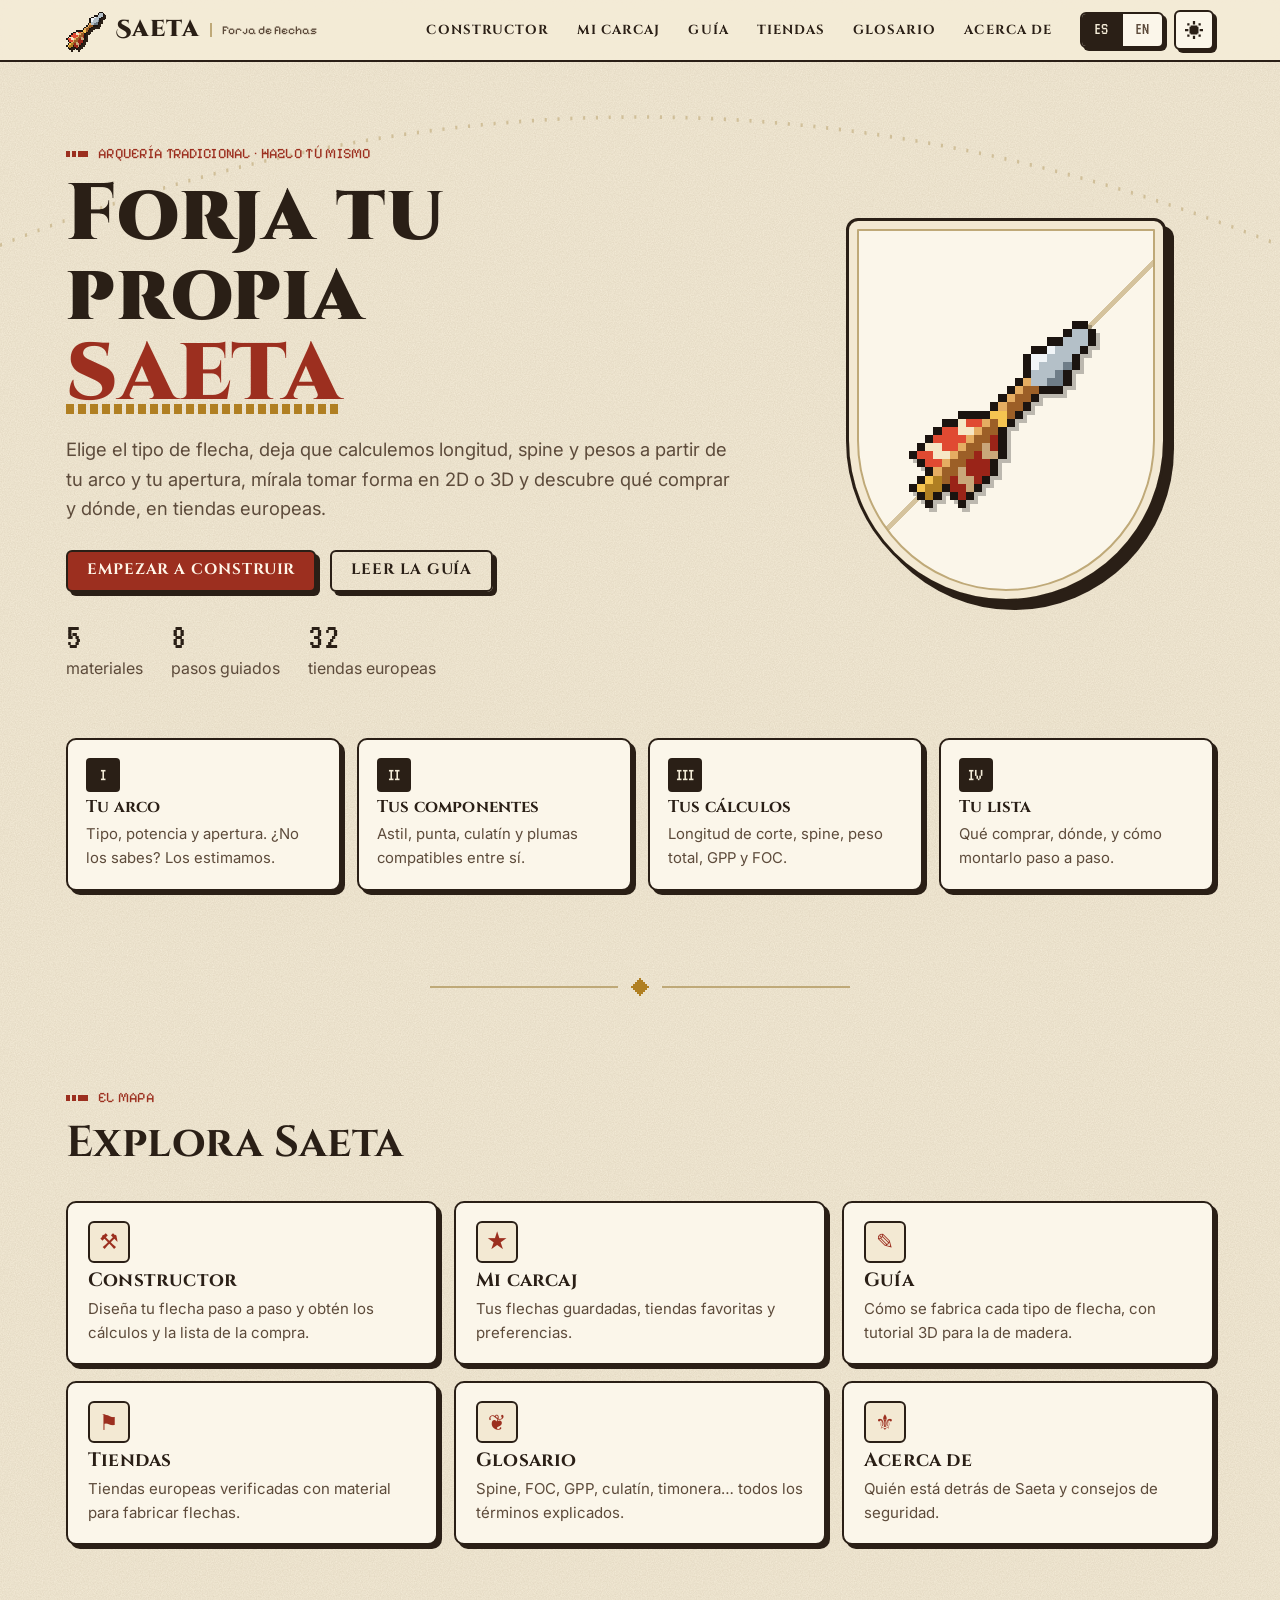
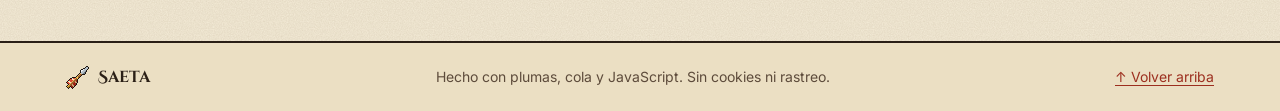
<file: index.html>
<!doctype html>
<!-- Generated by tools/build-pages.js from src/ — do not edit directly. -->
<html lang="es" data-theme="">
<head>
  <meta charset="utf-8">
  <meta name="viewport" content="width=device-width, initial-scale=1, viewport-fit=cover">
  <title>Saeta · Forja de flechas tradicionales</title>
  <meta name="description" content="Saeta: guía interactiva para construir flechas de arquería tradicional. Elige componentes, calcula longitud, spine y pesos, mira tu flecha en 2D/3D y encuentra tiendas europeas.">
  <meta name="theme-color" content="#f4ecd8" media="(prefers-color-scheme: light)">
  <meta name="theme-color" content="#14110e" media="(prefers-color-scheme: dark)">
  <link rel="icon" type="image/svg+xml" href="assets/logo.svg">
  <link rel="icon" type="image/png" href="assets/favicon.png">
  <link rel="apple-touch-icon" href="assets/icon-192.png">
  <meta property="og:title" content="Saeta · Forja de flechas tradicionales">
  <meta property="og:description" content="Construye tus propias flechas de arquería tradicional paso a paso.">
  <meta property="og:image" content="assets/icon-512.png">
  <link rel="preconnect" href="https://fonts.googleapis.com">
  <link rel="preconnect" href="https://fonts.gstatic.com" crossorigin>
  <link href="https://fonts.googleapis.com/css2?family=Cinzel:wght@500;700;900&family=Cinzel+Decorative:wght@700;900&family=Inter:wght@400;500;600;700&family=Pixelify+Sans:wght@400;600&family=VT323&display=swap" rel="stylesheet">
  <link rel="stylesheet" href="css/styles.css">
  <script>
    // Apply saved theme/lang before paint to avoid a flash.
    (function () {
      try {
        var t = localStorage.getItem('saeta.theme');
        if (t === 'dark' || t === 'light') document.documentElement.setAttribute('data-theme', t);
        var l = localStorage.getItem('saeta.lang');
        if (l) document.documentElement.setAttribute('lang', l);
      } catch (e) {}
    })();
  </script>
</head>
<body data-page="home">
  <a class="skip" href="#main" data-i18n="nav.skip">Saltar al contenido</a>

  <header class="topbar" id="top">
    <div class="topbar__inner">
      <a class="brand" href="index.html" aria-label="Saeta">
        <img class="brand__logo pixel" src="assets/logo.svg" alt="" width="40" height="40">
        <span class="brand__name">Saeta</span>
        <span class="brand__tag" data-i18n="brand.tag">Forja de flechas</span>
      </a>
      <nav class="nav" aria-label="Principal">
        <button class="nav__burger" id="navBurger" aria-expanded="false" aria-controls="navLinks">
          <span></span><span></span><span></span><span class="sr" data-i18n="nav.menu">Menú</span>
        </button>
        <ul class="nav__links" id="navLinks">
          <li><a href="constructor.html" data-i18n="nav.builder">Constructor</a></li>
          <li><a href="carcaj.html" data-i18n="nav.quiver">Mi carcaj</a></li>
          <li><a href="guia.html" data-i18n="nav.guide">Guía</a></li>
          <li><a href="tiendas.html" data-i18n="nav.shops">Tiendas</a></li>
          <li><a href="glosario.html" data-i18n="nav.glossary">Glosario</a></li>
          <li><a href="acerca.html" data-i18n="nav.about">Acerca de</a></li>
        </ul>
      </nav>
      <div class="toggles">
        <div class="seg" role="group" aria-label="Idioma / Language">
          <button class="seg__btn" data-lang="es" aria-pressed="true">ES</button>
          <button class="seg__btn" data-lang="en" aria-pressed="false">EN</button>
        </div>
        <button class="iconbtn" id="themeBtn" aria-label="Cambiar tema" data-i18n-aria="nav.theme">
          <svg class="ico ico--sun pixel" viewBox="0 0 16 16" aria-hidden="true"><path d="M7 0h2v3H7zM7 13h2v3H7zM0 7h3v2H0zM13 7h3v2h-3zM2 2h2v2H2zM12 2h2v2h-2zM2 12h2v2H2zM12 12h2v2h-2zM5 4h6v1h1v6h-1v1H5v-1H4V5h1z"/></svg>
          <svg class="ico ico--moon pixel" viewBox="0 0 16 16" aria-hidden="true"><path d="M6 1h4v1H8v1H7v2H6v6h1v1h1v1h2v1h3v1h-1v1H6v-1H4v-1H3v-1H2v-2H1V5h1V3h1V2h3z"/></svg>
        </button>
      </div>
    </div>
  </header>

  <main id="main">
    <script>
      // Old single-page links (#builder, #guide… and shared arrows #a=…) now live on their own pages.
      (function () {
        var h = location.hash, map = { '#builder': 'constructor.html', '#quiver': 'carcaj.html', '#guide': 'guia.html', '#shops': 'tiendas.html', '#glossary': 'glosario.html', '#about': 'acerca.html' };
        if (/^#a=/.test(h)) location.replace('constructor.html' + h);
        else if (map[h]) location.replace(map[h]);
      })();
    </script>
    <!-- ============ HERO ============ -->
    <section class="hero" id="home">
      <div class="hero__sky" aria-hidden="true">
        <svg class="hero__flight" viewBox="0 0 1200 120" preserveAspectRatio="none"><path d="M0 100 Q 600 -40 1200 100" fill="none" stroke="currentColor" stroke-width="2" stroke-dasharray="2 10"/></svg>
      </div>
      <div class="wrap hero__grid">
        <div class="hero__copy">
          <p class="eyebrow pixfont" data-i18n="hero.eyebrow">Arquería tradicional · Hazlo tú mismo</p>
          <h1 class="hero__title">
            <span data-i18n="hero.title1">Forja tu propia</span>
            <em data-i18n="hero.title2">saeta</em>
          </h1>
          <p class="hero__lead" data-i18n="hero.lead">Elige el tipo de flecha, deja que calculemos longitud, spine y pesos a partir de tu arco y tu apertura, mírala tomar forma en 2D o 3D y descubre qué comprar y dónde, en tiendas europeas.</p>
          <div class="hero__cta">
            <a class="btn btn--primary" href="constructor.html" data-i18n="hero.cta">Empezar a construir</a>
            <a class="btn btn--ghost" href="guia.html" data-i18n="hero.cta2">Leer la guía</a>
          </div>
          <ul class="hero__facts">
            <li><strong class="pixfont">5</strong> <span data-i18n="hero.f1">materiales</span></li>
            <li><strong class="pixfont">8</strong> <span data-i18n="hero.f2">pasos guiados</span></li>
            <li><strong class="pixfont" id="shopCount">25+</strong> <span data-i18n="hero.f3">tiendas europeas</span></li>
          </ul>
        </div>
        <div class="hero__art" aria-hidden="true">
          <div class="hero__shield">
            <img class="pixel hero__logo" src="assets/logo.svg" alt="">
          </div>
        </div>
      </div>
      <div class="wrap">
        <ol class="howto">
          <li class="howto__item"><span class="howto__n pixfont">I</span><h3 data-i18n="how.1t">Tu arco</h3><p data-i18n="how.1d">Tipo, potencia y apertura. ¿No los sabes? Los estimamos.</p></li>
          <li class="howto__item"><span class="howto__n pixfont">II</span><h3 data-i18n="how.2t">Tus componentes</h3><p data-i18n="how.2d">Astil, punta, culatín y plumas compatibles entre sí.</p></li>
          <li class="howto__item"><span class="howto__n pixfont">III</span><h3 data-i18n="how.3t">Tus cálculos</h3><p data-i18n="how.3d">Longitud de corte, spine, peso total, GPP y FOC.</p></li>
          <li class="howto__item"><span class="howto__n pixfont">IV</span><h3 data-i18n="how.4t">Tu lista</h3><p data-i18n="how.4d">Qué comprar, dónde, y cómo montarlo paso a paso.</p></li>
        </ol>
      </div>
    </section>

    <!-- ============ EXPLORE ============ -->
    <section class="explore" aria-labelledby="exploreTitle">
      <div class="wrap">
        <header class="section-head">
          <p class="eyebrow pixfont" data-i18n="home.exploreEyebrow">El mapa</p>
          <h2 id="exploreTitle" data-i18n="home.exploreTitle">Explora Saeta</h2>
        </header>
        <div class="explore__grid">
          <a class="explore__card" href="constructor.html"><span class="explore__ico" aria-hidden="true">⚒</span><h3 data-i18n="page.builder">Constructor</h3><p data-i18n="home.e.builder">Diseña tu flecha paso a paso y obtén los cálculos y la lista de la compra.</p></a>
          <a class="explore__card" href="carcaj.html"><span class="explore__ico" aria-hidden="true">★</span><h3 data-i18n="page.quiver">Mi carcaj</h3><p data-i18n="home.e.quiver">Tus flechas guardadas, tiendas favoritas y preferencias.</p></a>
          <a class="explore__card" href="guia.html"><span class="explore__ico" aria-hidden="true">✎</span><h3 data-i18n="page.guide">Guía</h3><p data-i18n="home.e.guide">Cómo se fabrica cada tipo de flecha, con tutorial 3D para la de madera.</p></a>
          <a class="explore__card" href="tiendas.html"><span class="explore__ico" aria-hidden="true">⚑</span><h3 data-i18n="page.shops">Tiendas</h3><p data-i18n="home.e.shops">Tiendas europeas verificadas con material para fabricar flechas.</p></a>
          <a class="explore__card" href="glosario.html"><span class="explore__ico" aria-hidden="true">❦</span><h3 data-i18n="page.glossary">Glosario</h3><p data-i18n="home.e.glossary">Spine, FOC, GPP, culatín, timonera… todos los términos explicados.</p></a>
          <a class="explore__card" href="acerca.html"><span class="explore__ico" aria-hidden="true">⚜</span><h3 data-i18n="page.about">Acerca de</h3><p data-i18n="home.e.about">Quién está detrás de Saeta y consejos de seguridad.</p></a>
        </div>
      </div>
    </section>
  </main>

  <footer class="footer">
    <div class="wrap footer__inner">
      <a class="brand brand--sm" href="index.html"><img class="pixel" src="assets/logo.svg" alt="" width="24" height="24"> Saeta</a>
      <span class="muted small" data-i18n="footer.text">Hecho con plumas, cola y JavaScript. Sin cookies ni rastreo.</span>
      <a class="small" href="#top" data-i18n="footer.top">↑ Volver arriba</a>
    </div>
  </footer>

  <div class="tooltip" id="tooltip" role="tooltip" hidden></div>
  <div class="toast" id="toast" role="status" aria-live="polite" hidden></div>

  <script src="js/i18n.js"></script>
  <script src="js/data/bows.js"></script>
  <script src="js/data/components.js"></script>
  <script src="js/data/process.js"></script>
  <script src="js/data/shops.js"></script>
  <script src="js/catalog.js"></script>
  <script src="js/calc.js"></script>
  <script src="js/viz2d.js"></script>
  <script src="js/viz3d.js"></script>
  <script src="js/tutorial3d.js"></script>
  <script src="js/app.js"></script>
</body>
</html>
</file>
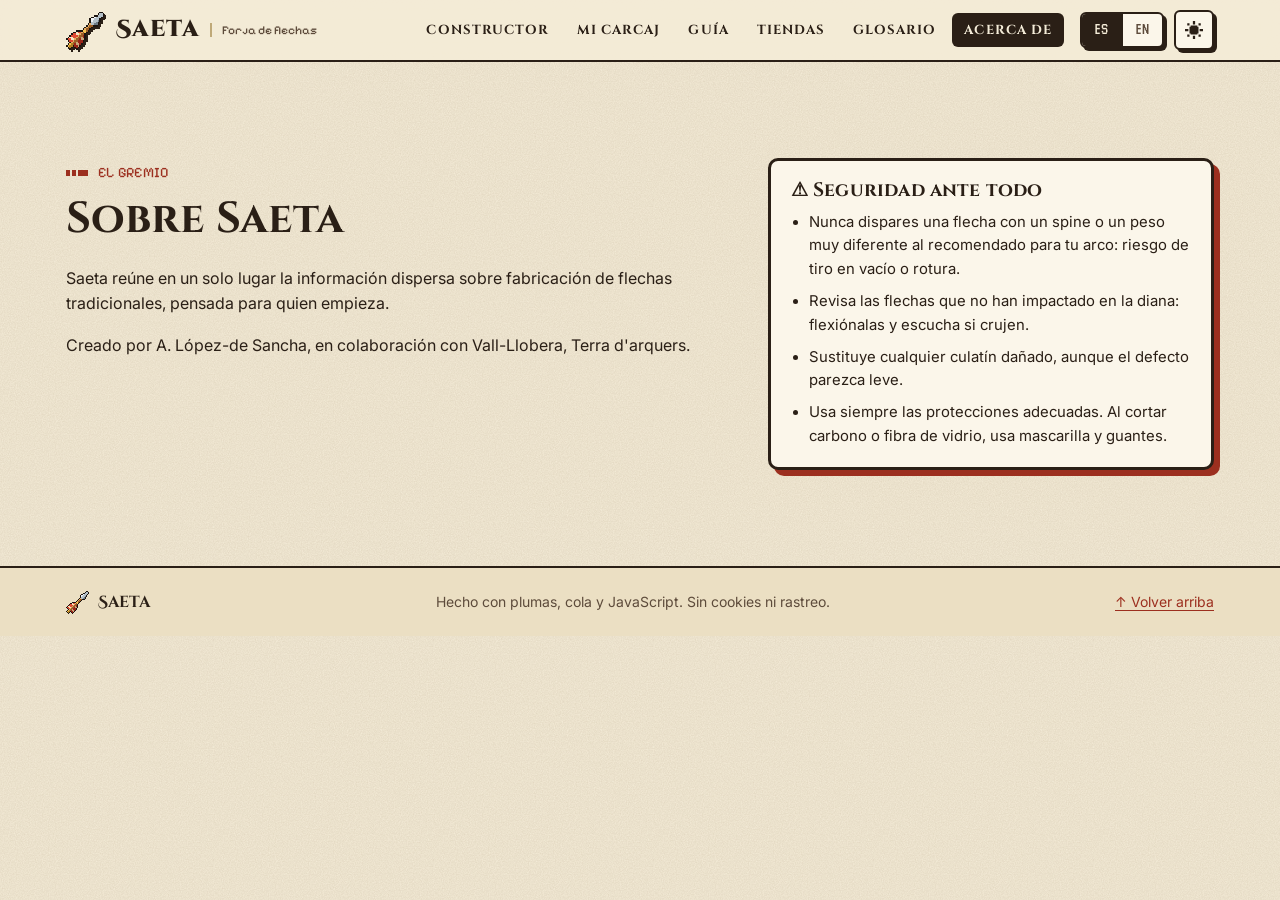
<file: acerca.html>
<!doctype html>
<!-- Generated by tools/build-pages.js from src/ — do not edit directly. -->
<html lang="es" data-theme="">
<head>
  <meta charset="utf-8">
  <meta name="viewport" content="width=device-width, initial-scale=1, viewport-fit=cover">
  <title>Acerca de · Saeta</title>
  <meta name="description" content="Sobre Saeta y consejos de seguridad para fabricar y usar flechas.">
  <meta name="theme-color" content="#f4ecd8" media="(prefers-color-scheme: light)">
  <meta name="theme-color" content="#14110e" media="(prefers-color-scheme: dark)">
  <link rel="icon" type="image/svg+xml" href="assets/logo.svg">
  <link rel="icon" type="image/png" href="assets/favicon.png">
  <link rel="apple-touch-icon" href="assets/icon-192.png">
  <meta property="og:title" content="Acerca de · Saeta">
  <meta property="og:description" content="Construye tus propias flechas de arquería tradicional paso a paso.">
  <meta property="og:image" content="assets/icon-512.png">
  <link rel="preconnect" href="https://fonts.googleapis.com">
  <link rel="preconnect" href="https://fonts.gstatic.com" crossorigin>
  <link href="https://fonts.googleapis.com/css2?family=Cinzel:wght@500;700;900&family=Cinzel+Decorative:wght@700;900&family=Inter:wght@400;500;600;700&family=Pixelify+Sans:wght@400;600&family=VT323&display=swap" rel="stylesheet">
  <link rel="stylesheet" href="css/styles.css">
  <script>
    // Apply saved theme/lang before paint to avoid a flash.
    (function () {
      try {
        var t = localStorage.getItem('saeta.theme');
        if (t === 'dark' || t === 'light') document.documentElement.setAttribute('data-theme', t);
        var l = localStorage.getItem('saeta.lang');
        if (l) document.documentElement.setAttribute('lang', l);
      } catch (e) {}
    })();
  </script>
</head>
<body data-page="about">
  <a class="skip" href="#main" data-i18n="nav.skip">Saltar al contenido</a>

  <header class="topbar" id="top">
    <div class="topbar__inner">
      <a class="brand" href="index.html" aria-label="Saeta">
        <img class="brand__logo pixel" src="assets/logo.svg" alt="" width="40" height="40">
        <span class="brand__name">Saeta</span>
        <span class="brand__tag" data-i18n="brand.tag">Forja de flechas</span>
      </a>
      <nav class="nav" aria-label="Principal">
        <button class="nav__burger" id="navBurger" aria-expanded="false" aria-controls="navLinks">
          <span></span><span></span><span></span><span class="sr" data-i18n="nav.menu">Menú</span>
        </button>
        <ul class="nav__links" id="navLinks">
          <li><a href="constructor.html" data-i18n="nav.builder">Constructor</a></li>
          <li><a href="carcaj.html" data-i18n="nav.quiver">Mi carcaj</a></li>
          <li><a href="guia.html" data-i18n="nav.guide">Guía</a></li>
          <li><a href="tiendas.html" data-i18n="nav.shops">Tiendas</a></li>
          <li><a href="glosario.html" data-i18n="nav.glossary">Glosario</a></li>
          <li><a href="acerca.html" aria-current="page" data-i18n="nav.about">Acerca de</a></li>
        </ul>
      </nav>
      <div class="toggles">
        <div class="seg" role="group" aria-label="Idioma / Language">
          <button class="seg__btn" data-lang="es" aria-pressed="true">ES</button>
          <button class="seg__btn" data-lang="en" aria-pressed="false">EN</button>
        </div>
        <button class="iconbtn" id="themeBtn" aria-label="Cambiar tema" data-i18n-aria="nav.theme">
          <svg class="ico ico--sun pixel" viewBox="0 0 16 16" aria-hidden="true"><path d="M7 0h2v3H7zM7 13h2v3H7zM0 7h3v2H0zM13 7h3v2h-3zM2 2h2v2H2zM12 2h2v2h-2zM2 12h2v2H2zM12 12h2v2h-2zM5 4h6v1h1v6h-1v1H5v-1H4V5h1z"/></svg>
          <svg class="ico ico--moon pixel" viewBox="0 0 16 16" aria-hidden="true"><path d="M6 1h4v1H8v1H7v2H6v6h1v1h1v1h2v1h3v1h-1v1H6v-1H4v-1H3v-1H2v-2H1V5h1V3h1V2h3z"/></svg>
        </button>
      </div>
    </div>
  </header>

  <main id="main">
    <!-- ============ ABOUT ============ -->
    <section class="about" id="about" aria-labelledby="aboutTitle">
      <div class="wrap about__grid">
        <div>
          <p class="eyebrow pixfont" data-i18n="about.eyebrow">El gremio</p>
          <h2 id="aboutTitle" data-i18n="about.title">Sobre Saeta</h2>
          <p data-i18n="about.p1">Saeta reúne en un solo lugar la información dispersa sobre fabricación de flechas tradicionales, pensada para quien empieza.</p>
          <p data-i18n="about.p2">Creado por A. López-de Sancha, en colaboración con Vall-Llobera, Terra d'arquers.</p>
        </div>
        <aside class="warnbox">
          <h3 data-i18n="about.safetyTitle">⚠ Seguridad ante todo</h3>
          <ul>
            <li data-i18n="about.s1">Nunca dispares una flecha con un spine o un peso muy diferente al recomendado para tu arco: riesgo de tiro en vacío o rotura.</li>
            <li data-i18n="about.s2">Revisa las flechas que no han impactado en la diana: flexiónalas y escucha si crujen.</li>
            <li data-i18n="about.s3">Sustituye cualquier culatín dañado, aunque el defecto parezca leve.</li>
            <li data-i18n="about.s4">Usa siempre las protecciones adecuadas. Al cortar carbono o fibra de vidrio, usa mascarilla y guantes.</li>
          </ul>
        </aside>
      </div>
    </section>
  </main>

  <footer class="footer">
    <div class="wrap footer__inner">
      <a class="brand brand--sm" href="index.html"><img class="pixel" src="assets/logo.svg" alt="" width="24" height="24"> Saeta</a>
      <span class="muted small" data-i18n="footer.text">Hecho con plumas, cola y JavaScript. Sin cookies ni rastreo.</span>
      <a class="small" href="#top" data-i18n="footer.top">↑ Volver arriba</a>
    </div>
  </footer>

  <div class="tooltip" id="tooltip" role="tooltip" hidden></div>
  <div class="toast" id="toast" role="status" aria-live="polite" hidden></div>

  <script src="js/i18n.js"></script>
  <script src="js/data/bows.js"></script>
  <script src="js/data/components.js"></script>
  <script src="js/data/process.js"></script>
  <script src="js/data/shops.js"></script>
  <script src="js/catalog.js"></script>
  <script src="js/calc.js"></script>
  <script src="js/viz2d.js"></script>
  <script src="js/viz3d.js"></script>
  <script src="js/tutorial3d.js"></script>
  <script src="js/app.js"></script>
</body>
</html>
</file>
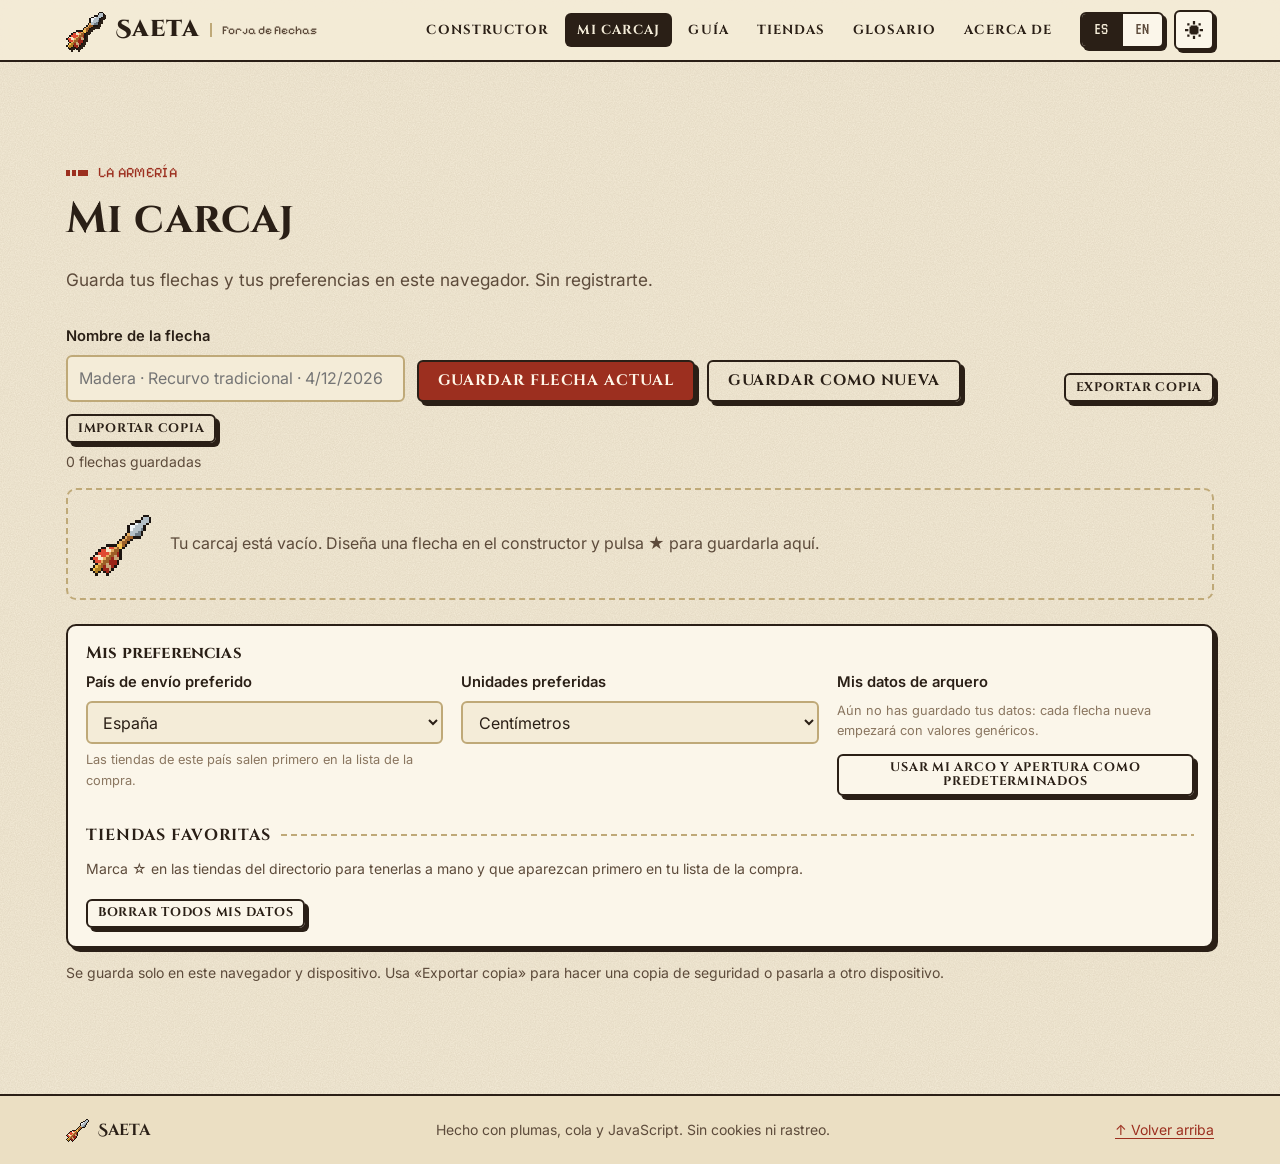
<file: carcaj.html>
<!doctype html>
<!-- Generated by tools/build-pages.js from src/ — do not edit directly. -->
<html lang="es" data-theme="">
<head>
  <meta charset="utf-8">
  <meta name="viewport" content="width=device-width, initial-scale=1, viewport-fit=cover">
  <title>Mi carcaj · Saeta</title>
  <meta name="description" content="Tu galería de flechas guardadas, tiendas favoritas y preferencias, sin registrarte.">
  <meta name="theme-color" content="#f4ecd8" media="(prefers-color-scheme: light)">
  <meta name="theme-color" content="#14110e" media="(prefers-color-scheme: dark)">
  <link rel="icon" type="image/svg+xml" href="assets/logo.svg">
  <link rel="icon" type="image/png" href="assets/favicon.png">
  <link rel="apple-touch-icon" href="assets/icon-192.png">
  <meta property="og:title" content="Mi carcaj · Saeta">
  <meta property="og:description" content="Construye tus propias flechas de arquería tradicional paso a paso.">
  <meta property="og:image" content="assets/icon-512.png">
  <link rel="preconnect" href="https://fonts.googleapis.com">
  <link rel="preconnect" href="https://fonts.gstatic.com" crossorigin>
  <link href="https://fonts.googleapis.com/css2?family=Cinzel:wght@500;700;900&family=Cinzel+Decorative:wght@700;900&family=Inter:wght@400;500;600;700&family=Pixelify+Sans:wght@400;600&family=VT323&display=swap" rel="stylesheet">
  <link rel="stylesheet" href="css/styles.css">
  <script>
    // Apply saved theme/lang before paint to avoid a flash.
    (function () {
      try {
        var t = localStorage.getItem('saeta.theme');
        if (t === 'dark' || t === 'light') document.documentElement.setAttribute('data-theme', t);
        var l = localStorage.getItem('saeta.lang');
        if (l) document.documentElement.setAttribute('lang', l);
      } catch (e) {}
    })();
  </script>
</head>
<body data-page="quiver">
  <a class="skip" href="#main" data-i18n="nav.skip">Saltar al contenido</a>

  <header class="topbar" id="top">
    <div class="topbar__inner">
      <a class="brand" href="index.html" aria-label="Saeta">
        <img class="brand__logo pixel" src="assets/logo.svg" alt="" width="40" height="40">
        <span class="brand__name">Saeta</span>
        <span class="brand__tag" data-i18n="brand.tag">Forja de flechas</span>
      </a>
      <nav class="nav" aria-label="Principal">
        <button class="nav__burger" id="navBurger" aria-expanded="false" aria-controls="navLinks">
          <span></span><span></span><span></span><span class="sr" data-i18n="nav.menu">Menú</span>
        </button>
        <ul class="nav__links" id="navLinks">
          <li><a href="constructor.html" data-i18n="nav.builder">Constructor</a></li>
          <li><a href="carcaj.html" aria-current="page" data-i18n="nav.quiver">Mi carcaj</a></li>
          <li><a href="guia.html" data-i18n="nav.guide">Guía</a></li>
          <li><a href="tiendas.html" data-i18n="nav.shops">Tiendas</a></li>
          <li><a href="glosario.html" data-i18n="nav.glossary">Glosario</a></li>
          <li><a href="acerca.html" data-i18n="nav.about">Acerca de</a></li>
        </ul>
      </nav>
      <div class="toggles">
        <div class="seg" role="group" aria-label="Idioma / Language">
          <button class="seg__btn" data-lang="es" aria-pressed="true">ES</button>
          <button class="seg__btn" data-lang="en" aria-pressed="false">EN</button>
        </div>
        <button class="iconbtn" id="themeBtn" aria-label="Cambiar tema" data-i18n-aria="nav.theme">
          <svg class="ico ico--sun pixel" viewBox="0 0 16 16" aria-hidden="true"><path d="M7 0h2v3H7zM7 13h2v3H7zM0 7h3v2H0zM13 7h3v2h-3zM2 2h2v2H2zM12 2h2v2h-2zM2 12h2v2H2zM12 12h2v2h-2zM5 4h6v1h1v6h-1v1H5v-1H4V5h1z"/></svg>
          <svg class="ico ico--moon pixel" viewBox="0 0 16 16" aria-hidden="true"><path d="M6 1h4v1H8v1H7v2H6v6h1v1h1v1h2v1h3v1h-1v1H6v-1H4v-1H3v-1H2v-2H1V5h1V3h1V2h3z"/></svg>
        </button>
      </div>
    </div>
  </header>

  <main id="main">
    <!-- ============ QUIVER ============ -->
    <section class="quiver" id="quiver" aria-labelledby="quiverTitle">
      <div class="wrap">
        <header class="section-head">
          <p class="eyebrow pixfont" data-i18n="q.eyebrow">La armería</p>
          <h2 id="quiverTitle" data-i18n="q.title">Mi carcaj</h2>
          <p class="section-head__lead" data-i18n="q.lead">Guarda tus flechas y tus preferencias en este navegador. Sin registrarte.</p>
        </header>
        <div class="quiver__bar">
          <label class="field quiver__name"><span data-i18n="q.name">Nombre de la flecha</span><input type="text" id="quiverName" maxlength="120" autocomplete="off"></label>
          <button type="button" class="btn btn--primary" id="quiverSave">Guardar</button>
          <button type="button" class="btn btn--ghost" id="quiverSaveNew" data-i18n="q.saveNew" hidden>Guardar como nueva</button>
          <span class="quiver__spacer"></span>
          <button type="button" class="btn btn--ghost btn--sm" id="quiverExport" data-i18n="q.export">Exportar copia</button>
          <label class="btn btn--ghost btn--sm"><span data-i18n="q.import">Importar copia</span><input type="file" id="quiverImport" accept="application/json,.json" hidden></label>
        </div>
        <p class="small muted" id="quiverCount"></p>
        <div class="quivergrid" id="quiverGrid"></div>
        <div class="panel prefs" id="prefsPanel"></div>
        <p class="small muted" data-i18n="q.storageNote">Se guarda solo en este navegador y dispositivo. Usa «Exportar copia» para hacer una copia de seguridad o pasarla a otro dispositivo.</p>
      </div>
    </section>
  </main>

  <footer class="footer">
    <div class="wrap footer__inner">
      <a class="brand brand--sm" href="index.html"><img class="pixel" src="assets/logo.svg" alt="" width="24" height="24"> Saeta</a>
      <span class="muted small" data-i18n="footer.text">Hecho con plumas, cola y JavaScript. Sin cookies ni rastreo.</span>
      <a class="small" href="#top" data-i18n="footer.top">↑ Volver arriba</a>
    </div>
  </footer>

  <div class="tooltip" id="tooltip" role="tooltip" hidden></div>
  <div class="toast" id="toast" role="status" aria-live="polite" hidden></div>

  <script src="js/i18n.js"></script>
  <script src="js/data/bows.js"></script>
  <script src="js/data/components.js"></script>
  <script src="js/data/process.js"></script>
  <script src="js/data/shops.js"></script>
  <script src="js/catalog.js"></script>
  <script src="js/calc.js"></script>
  <script src="js/viz2d.js"></script>
  <script src="js/viz3d.js"></script>
  <script src="js/tutorial3d.js"></script>
  <script src="js/app.js"></script>
</body>
</html>
</file>
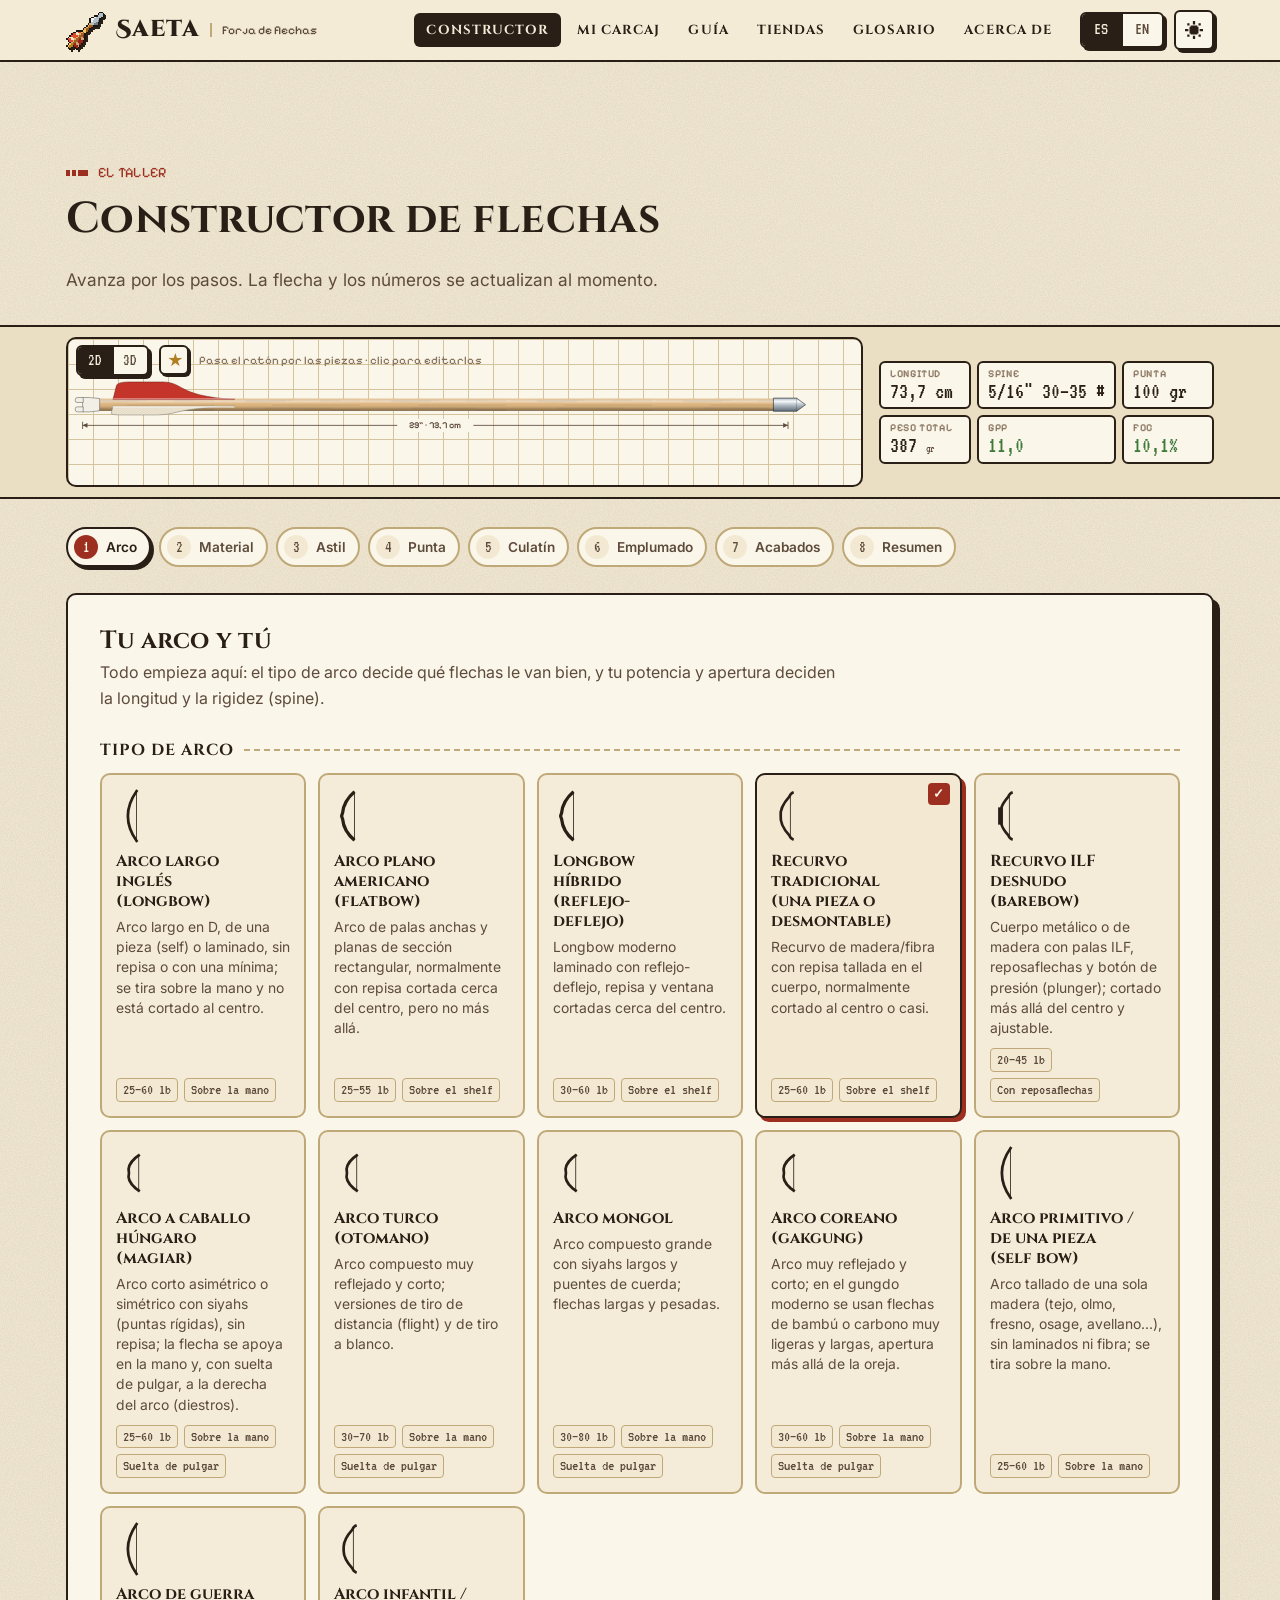
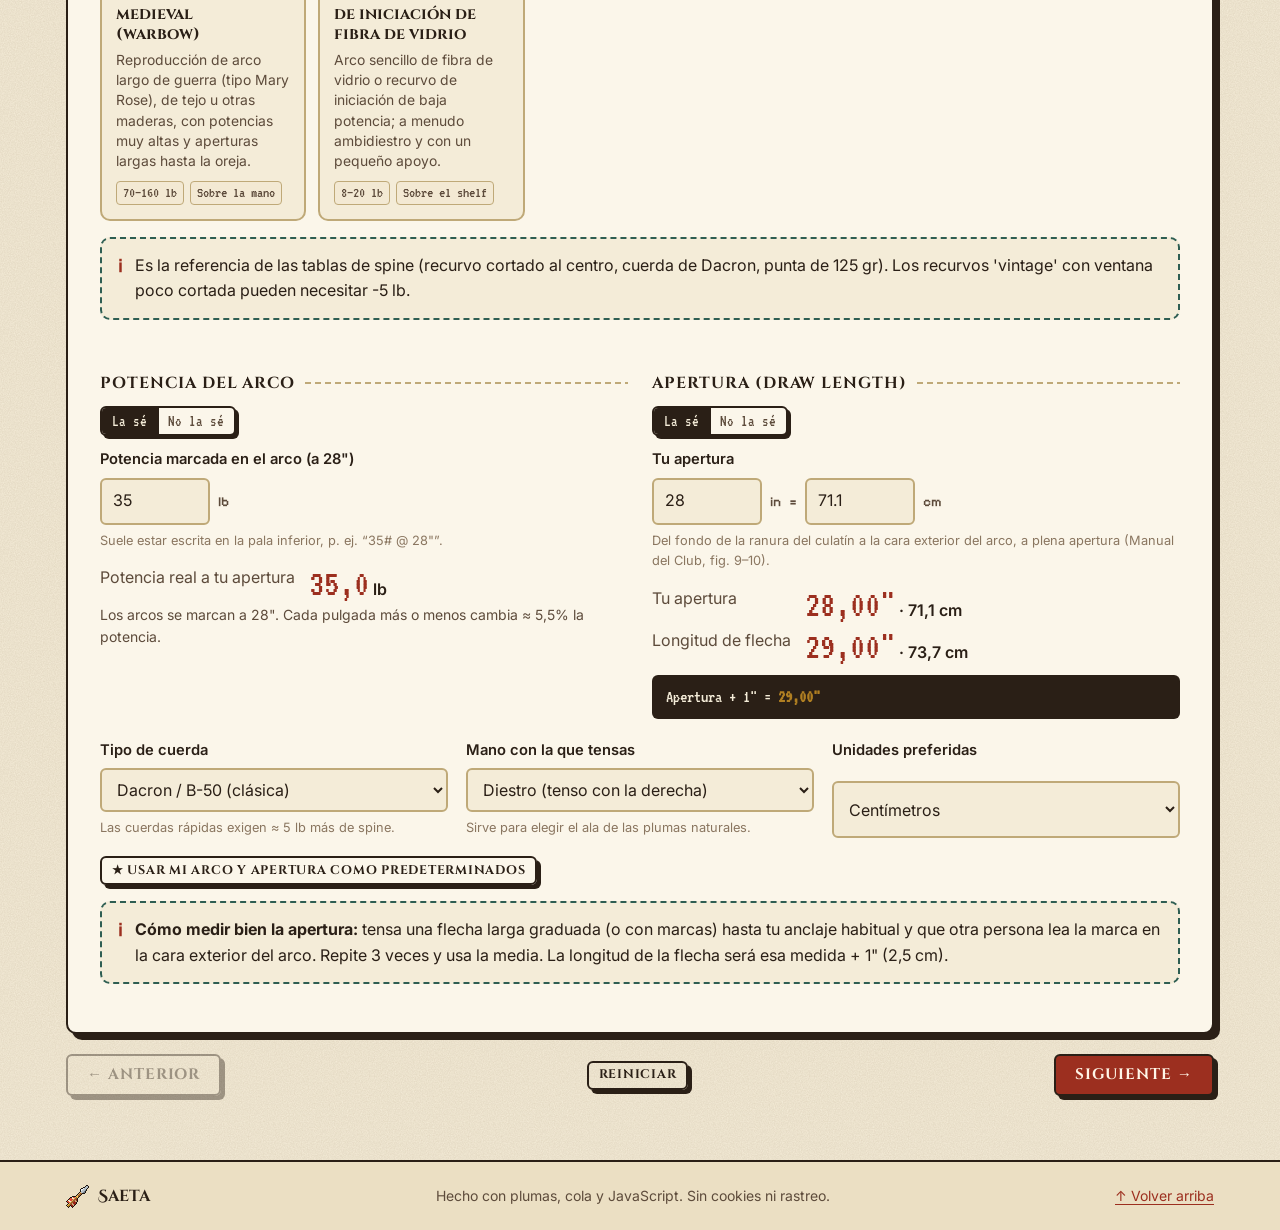
<file: constructor.html>
<!doctype html>
<!-- Generated by tools/build-pages.js from src/ — do not edit directly. -->
<html lang="es" data-theme="">
<head>
  <meta charset="utf-8">
  <meta name="viewport" content="width=device-width, initial-scale=1, viewport-fit=cover">
  <title>Constructor · Saeta</title>
  <meta name="description" content="Constructor de flechas: elige arco, material, punta, culatín y plumas, y calcula longitud, spine, peso, GPP y FOC.">
  <meta name="theme-color" content="#f4ecd8" media="(prefers-color-scheme: light)">
  <meta name="theme-color" content="#14110e" media="(prefers-color-scheme: dark)">
  <link rel="icon" type="image/svg+xml" href="assets/logo.svg">
  <link rel="icon" type="image/png" href="assets/favicon.png">
  <link rel="apple-touch-icon" href="assets/icon-192.png">
  <meta property="og:title" content="Constructor · Saeta">
  <meta property="og:description" content="Construye tus propias flechas de arquería tradicional paso a paso.">
  <meta property="og:image" content="assets/icon-512.png">
  <link rel="preconnect" href="https://fonts.googleapis.com">
  <link rel="preconnect" href="https://fonts.gstatic.com" crossorigin>
  <link href="https://fonts.googleapis.com/css2?family=Cinzel:wght@500;700;900&family=Cinzel+Decorative:wght@700;900&family=Inter:wght@400;500;600;700&family=Pixelify+Sans:wght@400;600&family=VT323&display=swap" rel="stylesheet">
  <link rel="stylesheet" href="css/styles.css">
  <script>
    // Apply saved theme/lang before paint to avoid a flash.
    (function () {
      try {
        var t = localStorage.getItem('saeta.theme');
        if (t === 'dark' || t === 'light') document.documentElement.setAttribute('data-theme', t);
        var l = localStorage.getItem('saeta.lang');
        if (l) document.documentElement.setAttribute('lang', l);
      } catch (e) {}
    })();
  </script>
</head>
<body data-page="builder">
  <a class="skip" href="#main" data-i18n="nav.skip">Saltar al contenido</a>

  <header class="topbar" id="top">
    <div class="topbar__inner">
      <a class="brand" href="index.html" aria-label="Saeta">
        <img class="brand__logo pixel" src="assets/logo.svg" alt="" width="40" height="40">
        <span class="brand__name">Saeta</span>
        <span class="brand__tag" data-i18n="brand.tag">Forja de flechas</span>
      </a>
      <nav class="nav" aria-label="Principal">
        <button class="nav__burger" id="navBurger" aria-expanded="false" aria-controls="navLinks">
          <span></span><span></span><span></span><span class="sr" data-i18n="nav.menu">Menú</span>
        </button>
        <ul class="nav__links" id="navLinks">
          <li><a href="constructor.html" aria-current="page" data-i18n="nav.builder">Constructor</a></li>
          <li><a href="carcaj.html" data-i18n="nav.quiver">Mi carcaj</a></li>
          <li><a href="guia.html" data-i18n="nav.guide">Guía</a></li>
          <li><a href="tiendas.html" data-i18n="nav.shops">Tiendas</a></li>
          <li><a href="glosario.html" data-i18n="nav.glossary">Glosario</a></li>
          <li><a href="acerca.html" data-i18n="nav.about">Acerca de</a></li>
        </ul>
      </nav>
      <div class="toggles">
        <div class="seg" role="group" aria-label="Idioma / Language">
          <button class="seg__btn" data-lang="es" aria-pressed="true">ES</button>
          <button class="seg__btn" data-lang="en" aria-pressed="false">EN</button>
        </div>
        <button class="iconbtn" id="themeBtn" aria-label="Cambiar tema" data-i18n-aria="nav.theme">
          <svg class="ico ico--sun pixel" viewBox="0 0 16 16" aria-hidden="true"><path d="M7 0h2v3H7zM7 13h2v3H7zM0 7h3v2H0zM13 7h3v2h-3zM2 2h2v2H2zM12 2h2v2h-2zM2 12h2v2H2zM12 12h2v2h-2zM5 4h6v1h1v6h-1v1H5v-1H4V5h1z"/></svg>
          <svg class="ico ico--moon pixel" viewBox="0 0 16 16" aria-hidden="true"><path d="M6 1h4v1H8v1H7v2H6v6h1v1h1v1h2v1h3v1h-1v1H6v-1H4v-1H3v-1H2v-2H1V5h1V3h1V2h3z"/></svg>
        </button>
      </div>
    </div>
  </header>

  <main id="main">
    <!-- ============ BUILDER ============ -->
    <section class="builder" id="builder" aria-labelledby="builderTitle">
      <div class="wrap">
        <header class="section-head">
          <p class="eyebrow pixfont" data-i18n="builder.eyebrow">El taller</p>
          <h2 id="builderTitle" data-i18n="builder.title">Constructor de flechas</h2>
          <p class="section-head__lead" data-i18n="builder.lead">Avanza por los pasos. La flecha y los números se actualizan al momento.</p>
        </header>
      </div>

      <div class="bench" id="bench">
        <div class="wrap bench__inner">
          <div class="bench__stage">
            <div class="bench__view" id="view2d" role="img" aria-label="Vista previa de la flecha"></div>
            <div class="bench__view bench__view--3d" id="view3d" hidden></div>
            <div class="bench__tools">
              <div class="seg seg--sm" role="group" aria-label="Vista">
                <button class="seg__btn" data-view="2d" aria-pressed="true">2D</button>
                <button class="seg__btn" data-view="3d" aria-pressed="false">3D</button>
              </div>
              <button type="button" class="iconbtn iconbtn--sm" id="quickSave" data-i18n-aria="q.quick" title="★" aria-label="Guardar en mi carcaj">★</button>
              <span class="bench__hint" id="viewHint" data-i18n="bench.hint2d">Pasa el ratón por las piezas</span>
            </div>
          </div>
          <dl class="stats" id="stats" aria-live="polite"></dl>
        </div>
      </div>

      <div class="wrap builder__body">
        <nav class="stepper" aria-label="Pasos">
          <ol id="stepper"></ol>
        </nav>
        <div class="steppanel" id="stepPanel" tabindex="-1"></div>
        <div class="stepnav">
          <button class="btn btn--ghost" id="prevStep" data-i18n="step.prev">← Anterior</button>
          <button class="btn btn--ghost btn--sm" id="resetBtn" data-i18n="step.reset">Reiniciar</button>
          <button class="btn btn--primary" id="nextStep" data-i18n="step.next">Siguiente →</button>
        </div>
      </div>
    </section>
  </main>

  <footer class="footer">
    <div class="wrap footer__inner">
      <a class="brand brand--sm" href="index.html"><img class="pixel" src="assets/logo.svg" alt="" width="24" height="24"> Saeta</a>
      <span class="muted small" data-i18n="footer.text">Hecho con plumas, cola y JavaScript. Sin cookies ni rastreo.</span>
      <a class="small" href="#top" data-i18n="footer.top">↑ Volver arriba</a>
    </div>
  </footer>

  <div class="tooltip" id="tooltip" role="tooltip" hidden></div>
  <div class="toast" id="toast" role="status" aria-live="polite" hidden></div>

  <script src="js/i18n.js"></script>
  <script src="js/data/bows.js"></script>
  <script src="js/data/components.js"></script>
  <script src="js/data/process.js"></script>
  <script src="js/data/shops.js"></script>
  <script src="js/catalog.js"></script>
  <script src="js/calc.js"></script>
  <script src="js/viz2d.js"></script>
  <script src="js/viz3d.js"></script>
  <script src="js/tutorial3d.js"></script>
  <script src="js/app.js"></script>
</body>
</html>
</file>
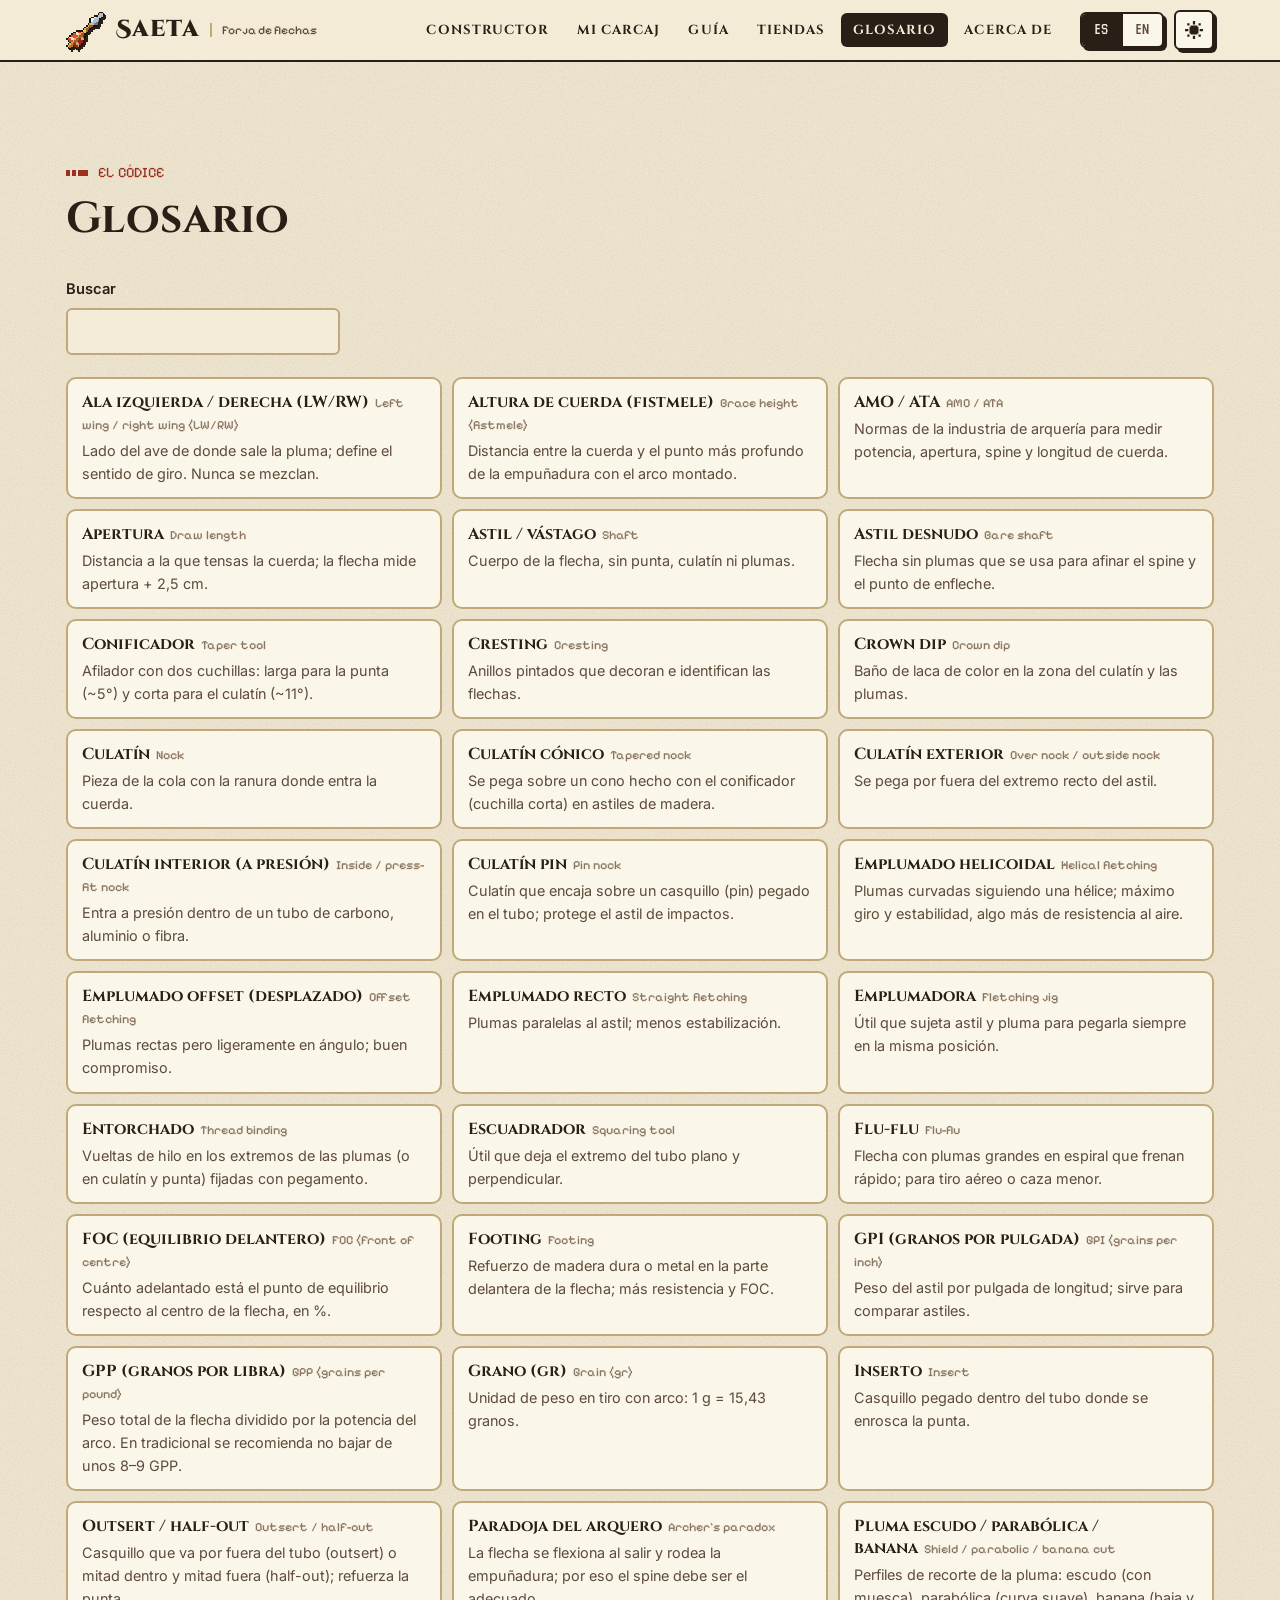
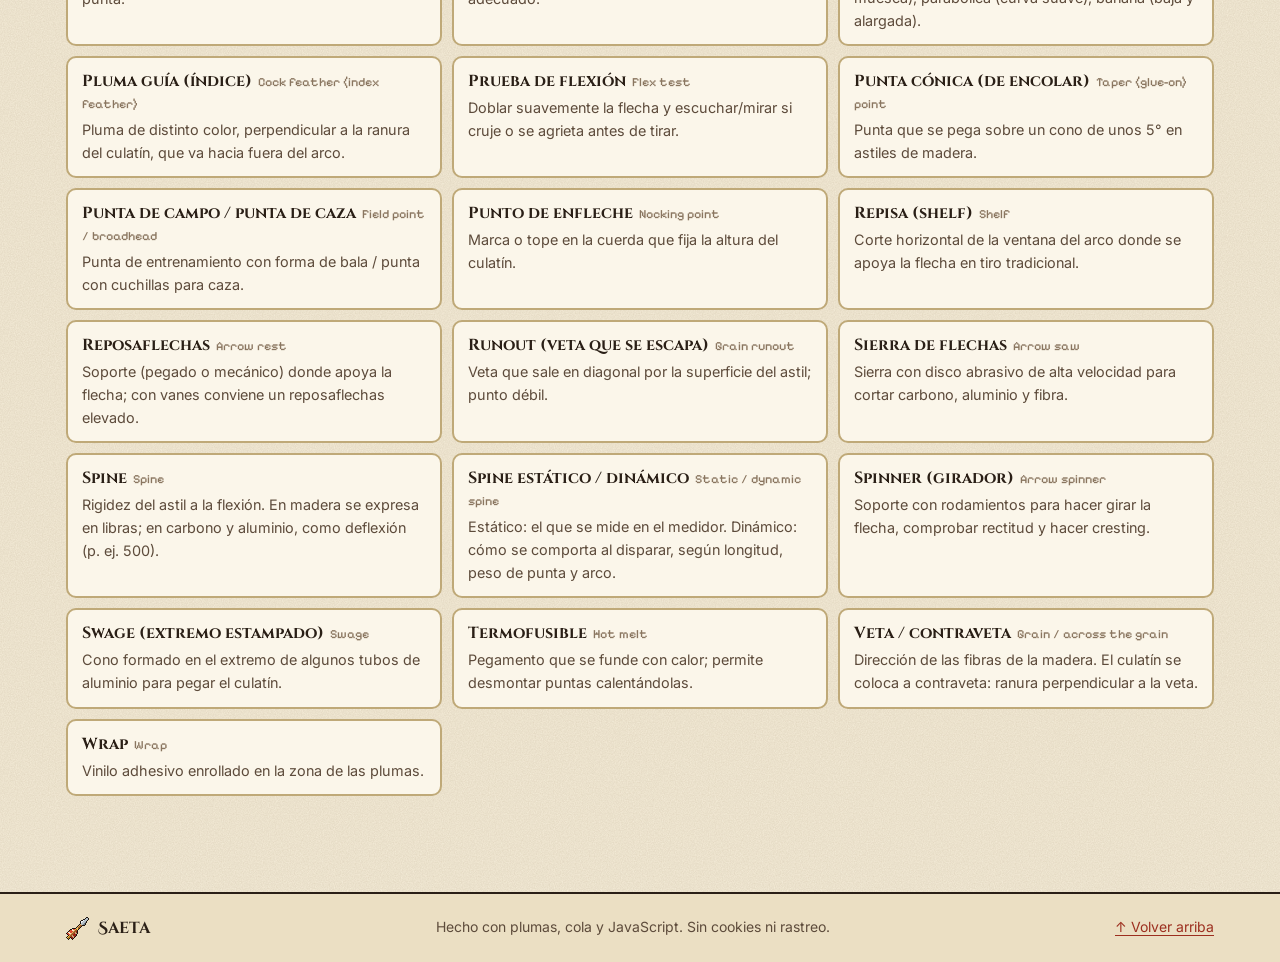
<file: glosario.html>
<!doctype html>
<!-- Generated by tools/build-pages.js from src/ — do not edit directly. -->
<html lang="es" data-theme="">
<head>
  <meta charset="utf-8">
  <meta name="viewport" content="width=device-width, initial-scale=1, viewport-fit=cover">
  <title>Glosario · Saeta</title>
  <meta name="description" content="Glosario de arquería tradicional y fabricación de flechas (ES/EN).">
  <meta name="theme-color" content="#f4ecd8" media="(prefers-color-scheme: light)">
  <meta name="theme-color" content="#14110e" media="(prefers-color-scheme: dark)">
  <link rel="icon" type="image/svg+xml" href="assets/logo.svg">
  <link rel="icon" type="image/png" href="assets/favicon.png">
  <link rel="apple-touch-icon" href="assets/icon-192.png">
  <meta property="og:title" content="Glosario · Saeta">
  <meta property="og:description" content="Construye tus propias flechas de arquería tradicional paso a paso.">
  <meta property="og:image" content="assets/icon-512.png">
  <link rel="preconnect" href="https://fonts.googleapis.com">
  <link rel="preconnect" href="https://fonts.gstatic.com" crossorigin>
  <link href="https://fonts.googleapis.com/css2?family=Cinzel:wght@500;700;900&family=Cinzel+Decorative:wght@700;900&family=Inter:wght@400;500;600;700&family=Pixelify+Sans:wght@400;600&family=VT323&display=swap" rel="stylesheet">
  <link rel="stylesheet" href="css/styles.css">
  <script>
    // Apply saved theme/lang before paint to avoid a flash.
    (function () {
      try {
        var t = localStorage.getItem('saeta.theme');
        if (t === 'dark' || t === 'light') document.documentElement.setAttribute('data-theme', t);
        var l = localStorage.getItem('saeta.lang');
        if (l) document.documentElement.setAttribute('lang', l);
      } catch (e) {}
    })();
  </script>
</head>
<body data-page="glossary">
  <a class="skip" href="#main" data-i18n="nav.skip">Saltar al contenido</a>

  <header class="topbar" id="top">
    <div class="topbar__inner">
      <a class="brand" href="index.html" aria-label="Saeta">
        <img class="brand__logo pixel" src="assets/logo.svg" alt="" width="40" height="40">
        <span class="brand__name">Saeta</span>
        <span class="brand__tag" data-i18n="brand.tag">Forja de flechas</span>
      </a>
      <nav class="nav" aria-label="Principal">
        <button class="nav__burger" id="navBurger" aria-expanded="false" aria-controls="navLinks">
          <span></span><span></span><span></span><span class="sr" data-i18n="nav.menu">Menú</span>
        </button>
        <ul class="nav__links" id="navLinks">
          <li><a href="constructor.html" data-i18n="nav.builder">Constructor</a></li>
          <li><a href="carcaj.html" data-i18n="nav.quiver">Mi carcaj</a></li>
          <li><a href="guia.html" data-i18n="nav.guide">Guía</a></li>
          <li><a href="tiendas.html" data-i18n="nav.shops">Tiendas</a></li>
          <li><a href="glosario.html" aria-current="page" data-i18n="nav.glossary">Glosario</a></li>
          <li><a href="acerca.html" data-i18n="nav.about">Acerca de</a></li>
        </ul>
      </nav>
      <div class="toggles">
        <div class="seg" role="group" aria-label="Idioma / Language">
          <button class="seg__btn" data-lang="es" aria-pressed="true">ES</button>
          <button class="seg__btn" data-lang="en" aria-pressed="false">EN</button>
        </div>
        <button class="iconbtn" id="themeBtn" aria-label="Cambiar tema" data-i18n-aria="nav.theme">
          <svg class="ico ico--sun pixel" viewBox="0 0 16 16" aria-hidden="true"><path d="M7 0h2v3H7zM7 13h2v3H7zM0 7h3v2H0zM13 7h3v2h-3zM2 2h2v2H2zM12 2h2v2h-2zM2 12h2v2H2zM12 12h2v2h-2zM5 4h6v1h1v6h-1v1H5v-1H4V5h1z"/></svg>
          <svg class="ico ico--moon pixel" viewBox="0 0 16 16" aria-hidden="true"><path d="M6 1h4v1H8v1H7v2H6v6h1v1h1v1h2v1h3v1h-1v1H6v-1H4v-1H3v-1H2v-2H1V5h1V3h1V2h3z"/></svg>
        </button>
      </div>
    </div>
  </header>

  <main id="main">
    <!-- ============ GLOSSARY ============ -->
    <section class="glossary" id="glossary" aria-labelledby="glossTitle">
      <div class="wrap">
        <header class="section-head">
          <p class="eyebrow pixfont" data-i18n="gloss.eyebrow">El códice</p>
          <h2 id="glossTitle" data-i18n="gloss.title">Glosario</h2>
        </header>
        <label class="field field--inline">
          <span data-i18n="shops.search">Buscar</span>
          <input type="search" id="glossSearch" autocomplete="off">
        </label>
        <dl class="glosslist" id="glossList"></dl>
      </div>
    </section>
  </main>

  <footer class="footer">
    <div class="wrap footer__inner">
      <a class="brand brand--sm" href="index.html"><img class="pixel" src="assets/logo.svg" alt="" width="24" height="24"> Saeta</a>
      <span class="muted small" data-i18n="footer.text">Hecho con plumas, cola y JavaScript. Sin cookies ni rastreo.</span>
      <a class="small" href="#top" data-i18n="footer.top">↑ Volver arriba</a>
    </div>
  </footer>

  <div class="tooltip" id="tooltip" role="tooltip" hidden></div>
  <div class="toast" id="toast" role="status" aria-live="polite" hidden></div>

  <script src="js/i18n.js"></script>
  <script src="js/data/bows.js"></script>
  <script src="js/data/components.js"></script>
  <script src="js/data/process.js"></script>
  <script src="js/data/shops.js"></script>
  <script src="js/catalog.js"></script>
  <script src="js/calc.js"></script>
  <script src="js/viz2d.js"></script>
  <script src="js/viz3d.js"></script>
  <script src="js/tutorial3d.js"></script>
  <script src="js/app.js"></script>
</body>
</html>
</file>
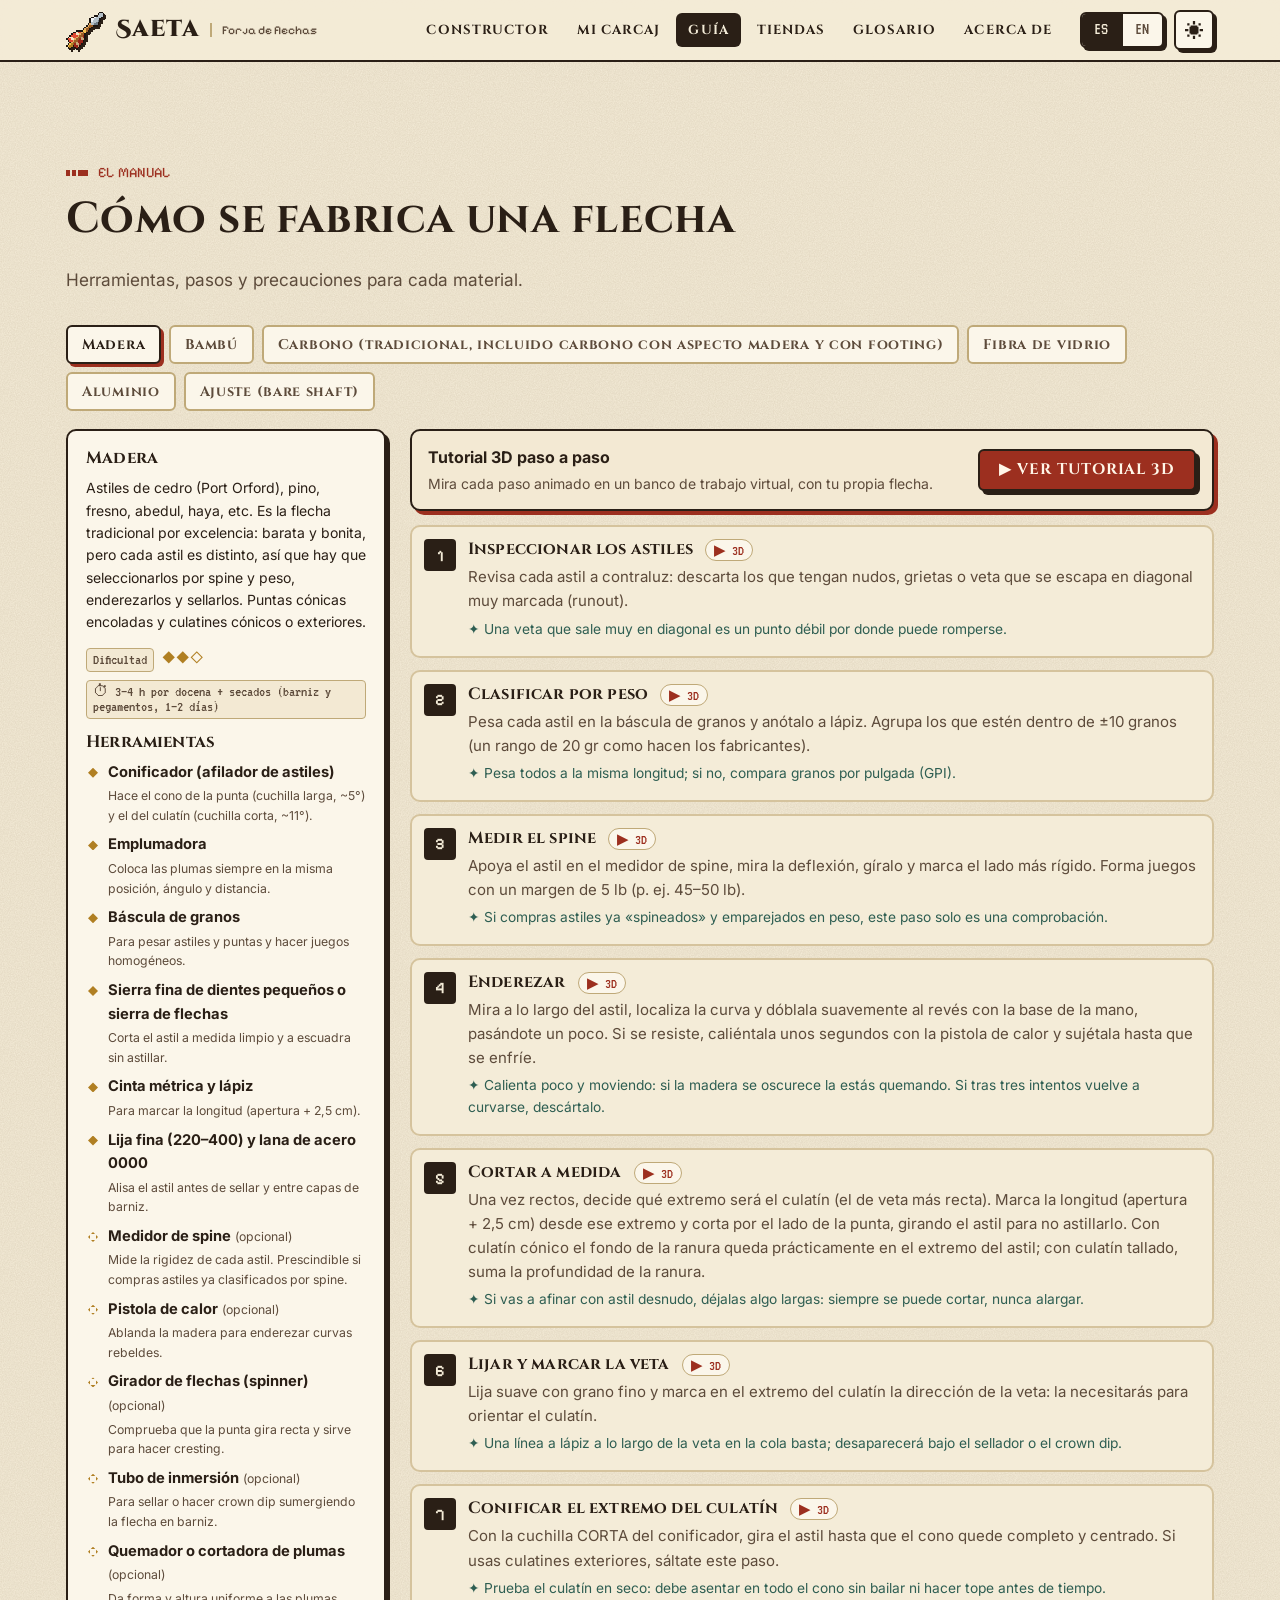
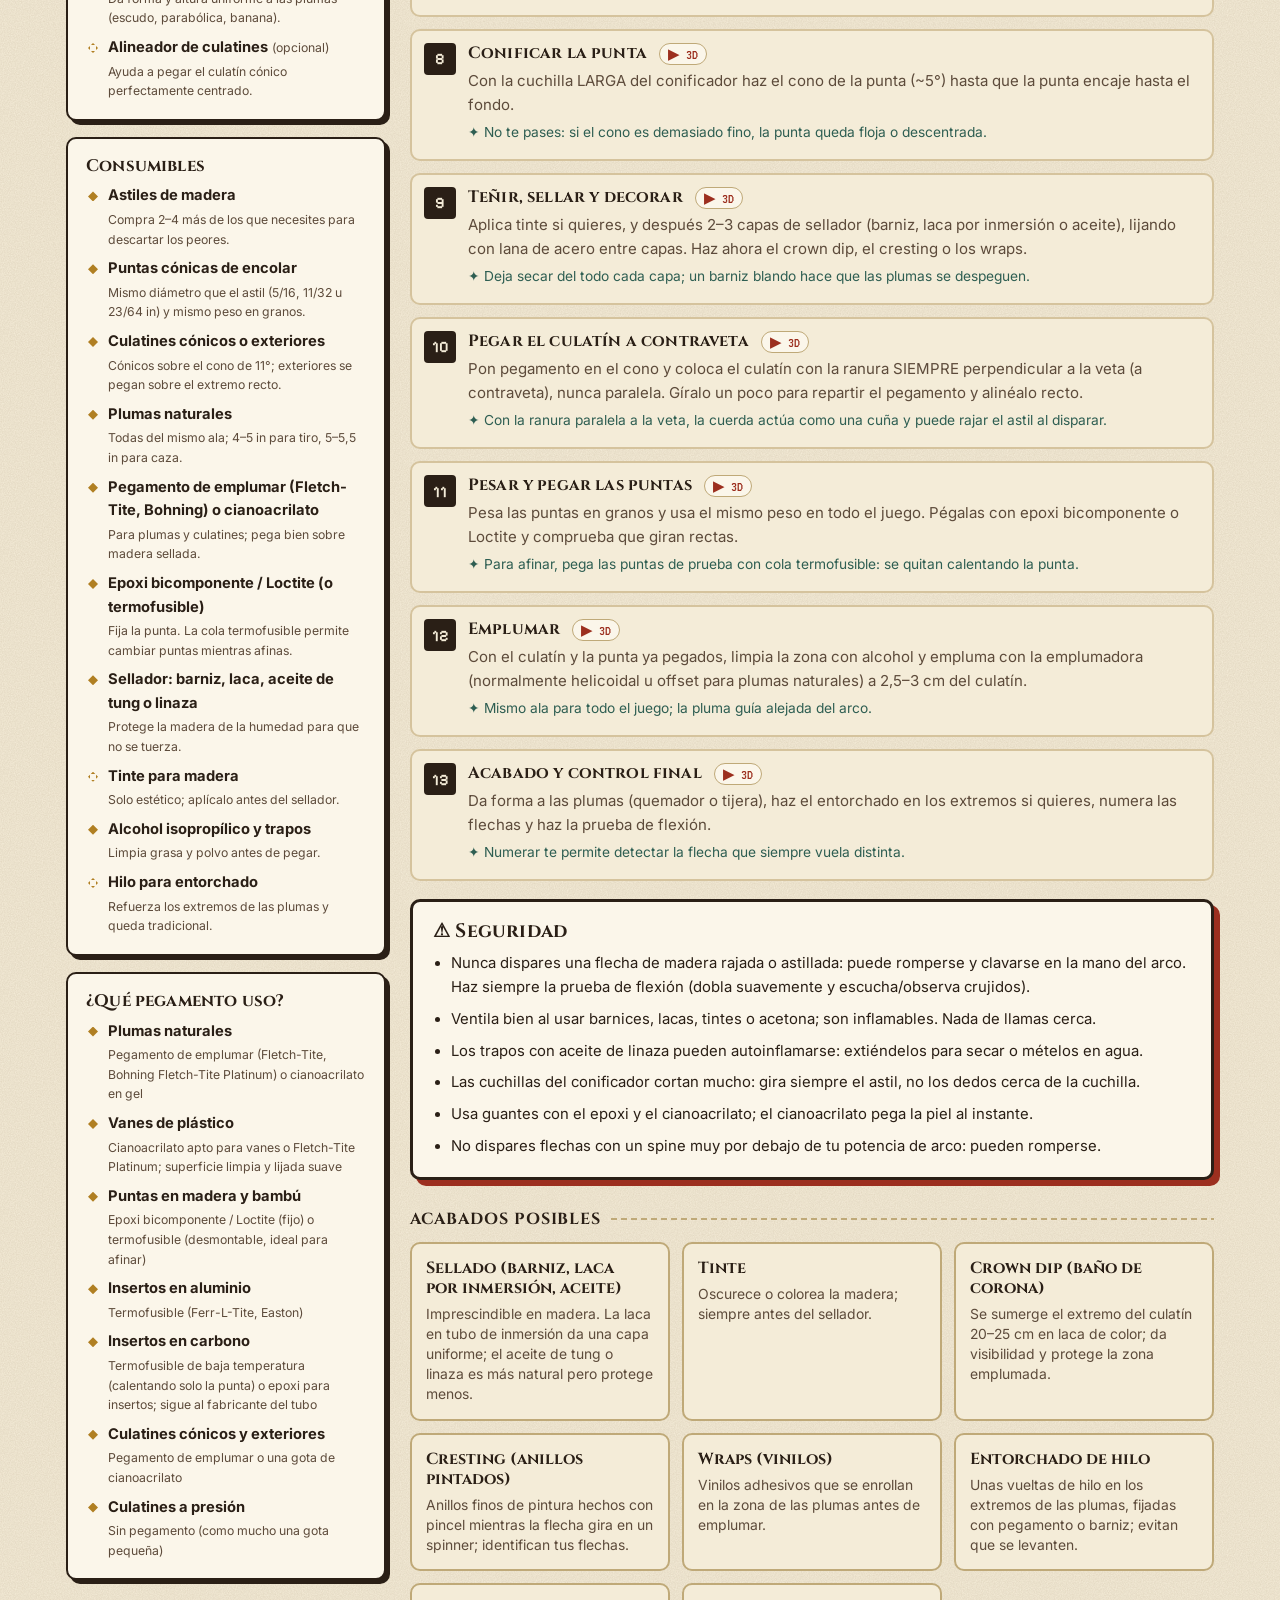
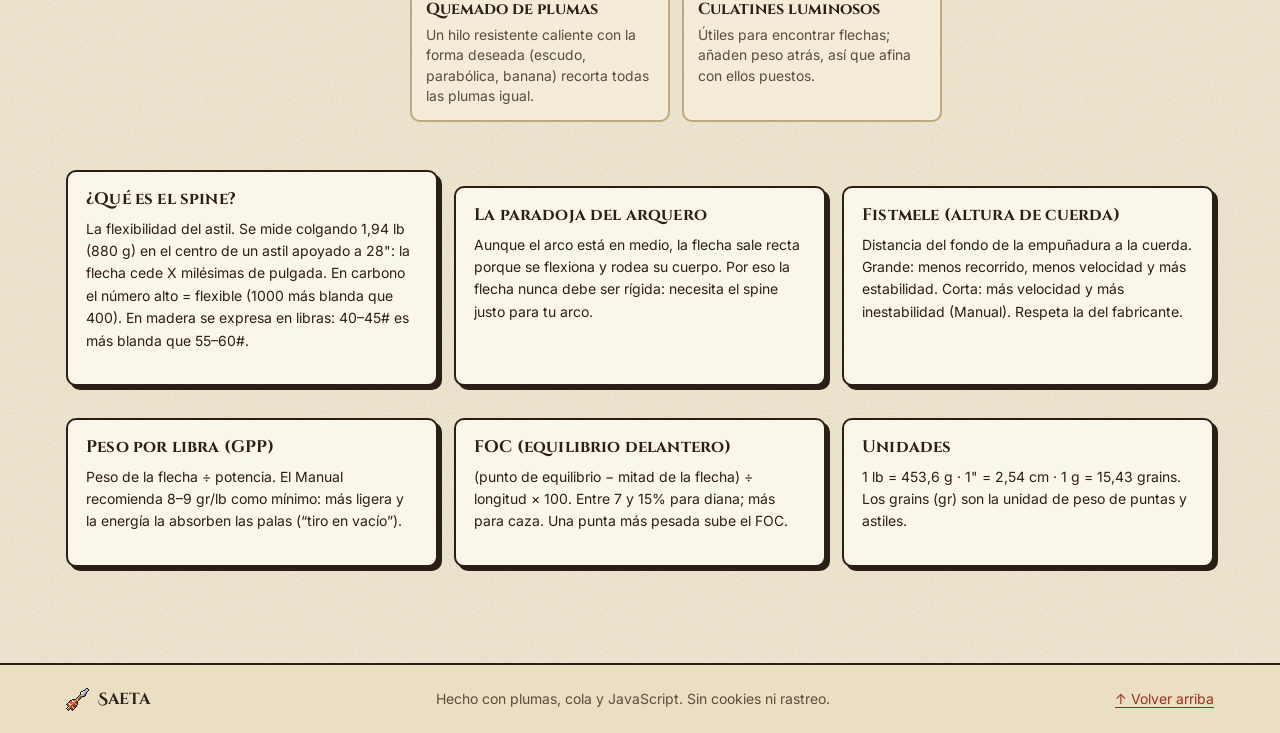
<file: guia.html>
<!doctype html>
<!-- Generated by tools/build-pages.js from src/ — do not edit directly. -->
<html lang="es" data-theme="">
<head>
  <meta charset="utf-8">
  <meta name="viewport" content="width=device-width, initial-scale=1, viewport-fit=cover">
  <title>Guía · Saeta</title>
  <meta name="description" content="Cómo fabricar flechas de madera, bambú, carbono, fibra de vidrio y aluminio: herramientas, pasos, seguridad y tutorial 3D.">
  <meta name="theme-color" content="#f4ecd8" media="(prefers-color-scheme: light)">
  <meta name="theme-color" content="#14110e" media="(prefers-color-scheme: dark)">
  <link rel="icon" type="image/svg+xml" href="assets/logo.svg">
  <link rel="icon" type="image/png" href="assets/favicon.png">
  <link rel="apple-touch-icon" href="assets/icon-192.png">
  <meta property="og:title" content="Guía · Saeta">
  <meta property="og:description" content="Construye tus propias flechas de arquería tradicional paso a paso.">
  <meta property="og:image" content="assets/icon-512.png">
  <link rel="preconnect" href="https://fonts.googleapis.com">
  <link rel="preconnect" href="https://fonts.gstatic.com" crossorigin>
  <link href="https://fonts.googleapis.com/css2?family=Cinzel:wght@500;700;900&family=Cinzel+Decorative:wght@700;900&family=Inter:wght@400;500;600;700&family=Pixelify+Sans:wght@400;600&family=VT323&display=swap" rel="stylesheet">
  <link rel="stylesheet" href="css/styles.css">
  <script>
    // Apply saved theme/lang before paint to avoid a flash.
    (function () {
      try {
        var t = localStorage.getItem('saeta.theme');
        if (t === 'dark' || t === 'light') document.documentElement.setAttribute('data-theme', t);
        var l = localStorage.getItem('saeta.lang');
        if (l) document.documentElement.setAttribute('lang', l);
      } catch (e) {}
    })();
  </script>
</head>
<body data-page="guide">
  <a class="skip" href="#main" data-i18n="nav.skip">Saltar al contenido</a>

  <header class="topbar" id="top">
    <div class="topbar__inner">
      <a class="brand" href="index.html" aria-label="Saeta">
        <img class="brand__logo pixel" src="assets/logo.svg" alt="" width="40" height="40">
        <span class="brand__name">Saeta</span>
        <span class="brand__tag" data-i18n="brand.tag">Forja de flechas</span>
      </a>
      <nav class="nav" aria-label="Principal">
        <button class="nav__burger" id="navBurger" aria-expanded="false" aria-controls="navLinks">
          <span></span><span></span><span></span><span class="sr" data-i18n="nav.menu">Menú</span>
        </button>
        <ul class="nav__links" id="navLinks">
          <li><a href="constructor.html" data-i18n="nav.builder">Constructor</a></li>
          <li><a href="carcaj.html" data-i18n="nav.quiver">Mi carcaj</a></li>
          <li><a href="guia.html" aria-current="page" data-i18n="nav.guide">Guía</a></li>
          <li><a href="tiendas.html" data-i18n="nav.shops">Tiendas</a></li>
          <li><a href="glosario.html" data-i18n="nav.glossary">Glosario</a></li>
          <li><a href="acerca.html" data-i18n="nav.about">Acerca de</a></li>
        </ul>
      </nav>
      <div class="toggles">
        <div class="seg" role="group" aria-label="Idioma / Language">
          <button class="seg__btn" data-lang="es" aria-pressed="true">ES</button>
          <button class="seg__btn" data-lang="en" aria-pressed="false">EN</button>
        </div>
        <button class="iconbtn" id="themeBtn" aria-label="Cambiar tema" data-i18n-aria="nav.theme">
          <svg class="ico ico--sun pixel" viewBox="0 0 16 16" aria-hidden="true"><path d="M7 0h2v3H7zM7 13h2v3H7zM0 7h3v2H0zM13 7h3v2h-3zM2 2h2v2H2zM12 2h2v2h-2zM2 12h2v2H2zM12 12h2v2h-2zM5 4h6v1h1v6h-1v1H5v-1H4V5h1z"/></svg>
          <svg class="ico ico--moon pixel" viewBox="0 0 16 16" aria-hidden="true"><path d="M6 1h4v1H8v1H7v2H6v6h1v1h1v1h2v1h3v1h-1v1H6v-1H4v-1H3v-1H2v-2H1V5h1V3h1V2h3z"/></svg>
        </button>
      </div>
    </div>
  </header>

  <main id="main">
    <!-- ============ GUIDE ============ -->
    <section class="guide" id="guide" aria-labelledby="guideTitle">
      <div class="wrap">
        <header class="section-head">
          <p class="eyebrow pixfont" data-i18n="guide.eyebrow">El manual</p>
          <h2 id="guideTitle" data-i18n="guide.title">Cómo se fabrica una flecha</h2>
          <p class="section-head__lead" data-i18n="guide.lead">Herramientas, pasos y precauciones para cada material.</p>
        </header>
        <div class="tabs" role="tablist" id="guideTabs"></div>
        <div id="guideBody"></div>
        <div class="theory" id="theory"></div>
      </div>
    </section>
  </main>

  <footer class="footer">
    <div class="wrap footer__inner">
      <a class="brand brand--sm" href="index.html"><img class="pixel" src="assets/logo.svg" alt="" width="24" height="24"> Saeta</a>
      <span class="muted small" data-i18n="footer.text">Hecho con plumas, cola y JavaScript. Sin cookies ni rastreo.</span>
      <a class="small" href="#top" data-i18n="footer.top">↑ Volver arriba</a>
    </div>
  </footer>

  <div class="tooltip" id="tooltip" role="tooltip" hidden></div>
  <div class="toast" id="toast" role="status" aria-live="polite" hidden></div>

  <script src="js/i18n.js"></script>
  <script src="js/data/bows.js"></script>
  <script src="js/data/components.js"></script>
  <script src="js/data/process.js"></script>
  <script src="js/data/shops.js"></script>
  <script src="js/catalog.js"></script>
  <script src="js/calc.js"></script>
  <script src="js/viz2d.js"></script>
  <script src="js/viz3d.js"></script>
  <script src="js/tutorial3d.js"></script>
  <script src="js/app.js"></script>
</body>
</html>
</file>
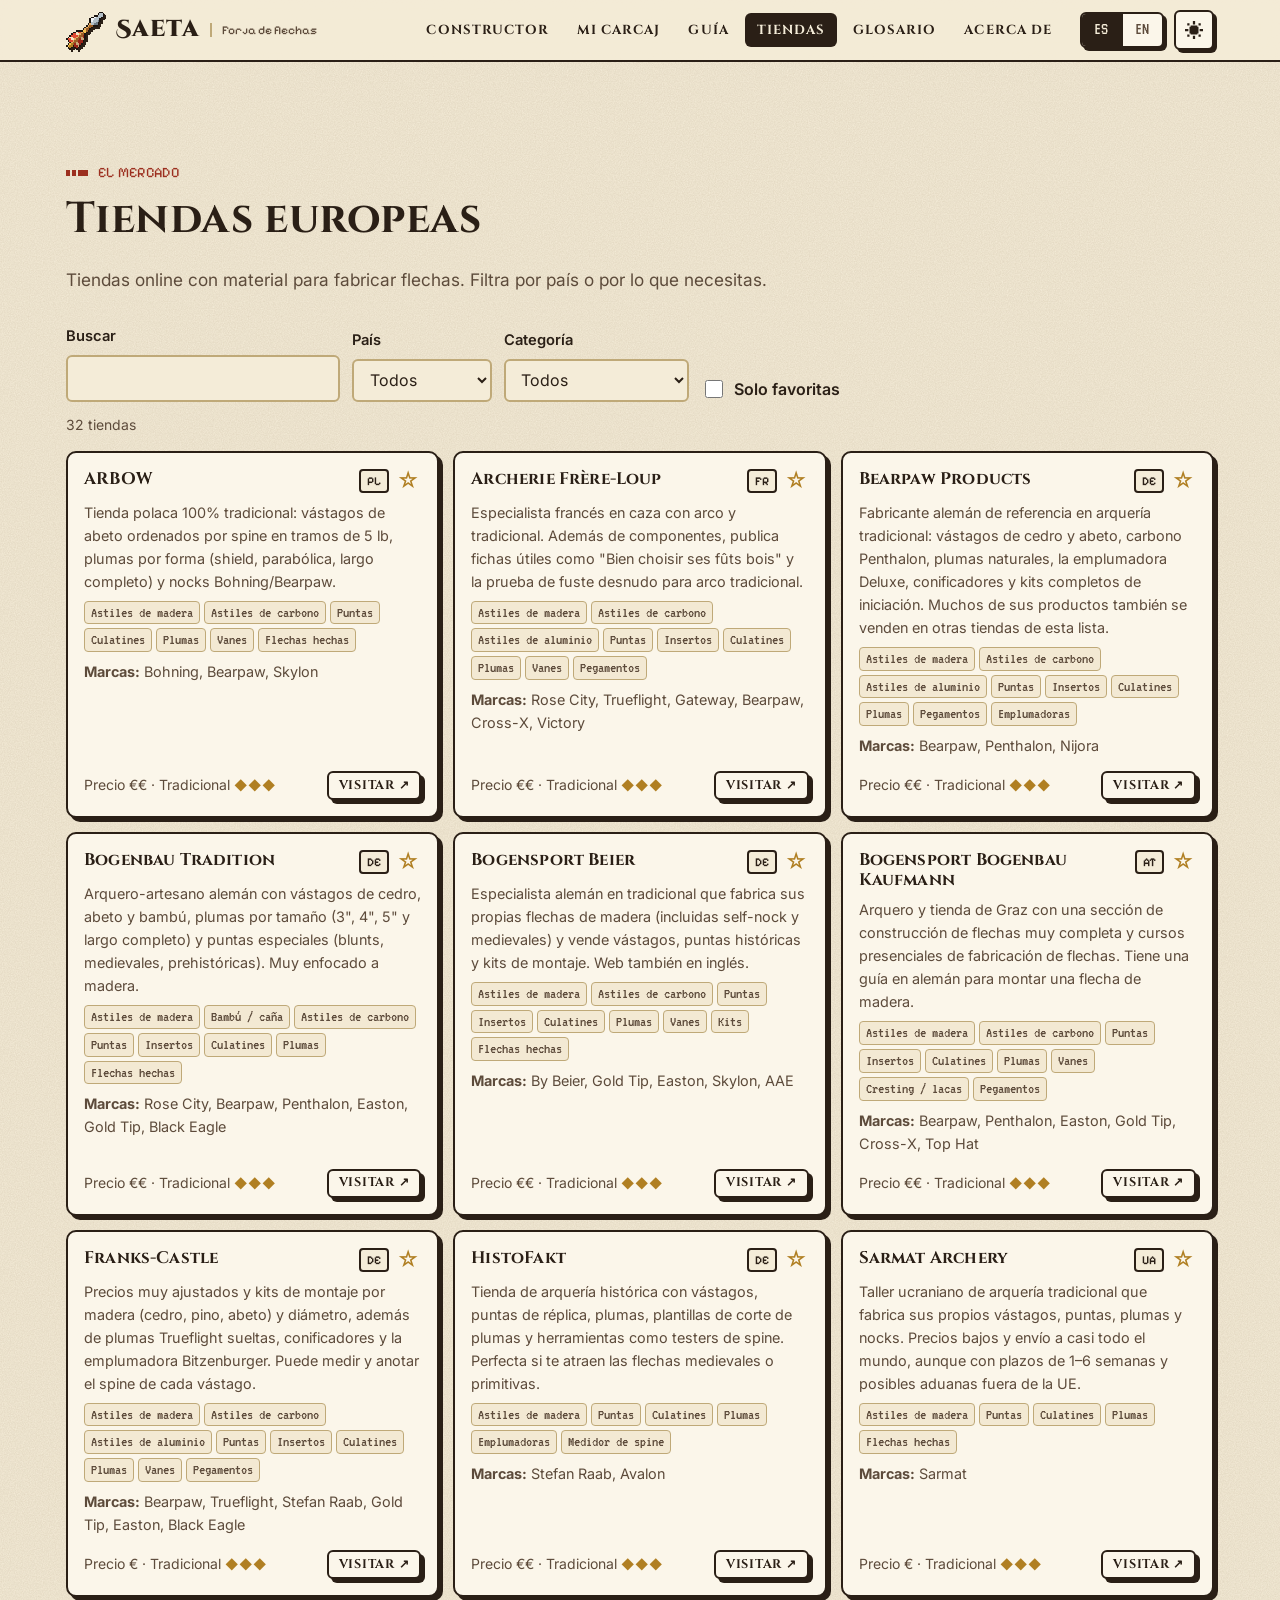
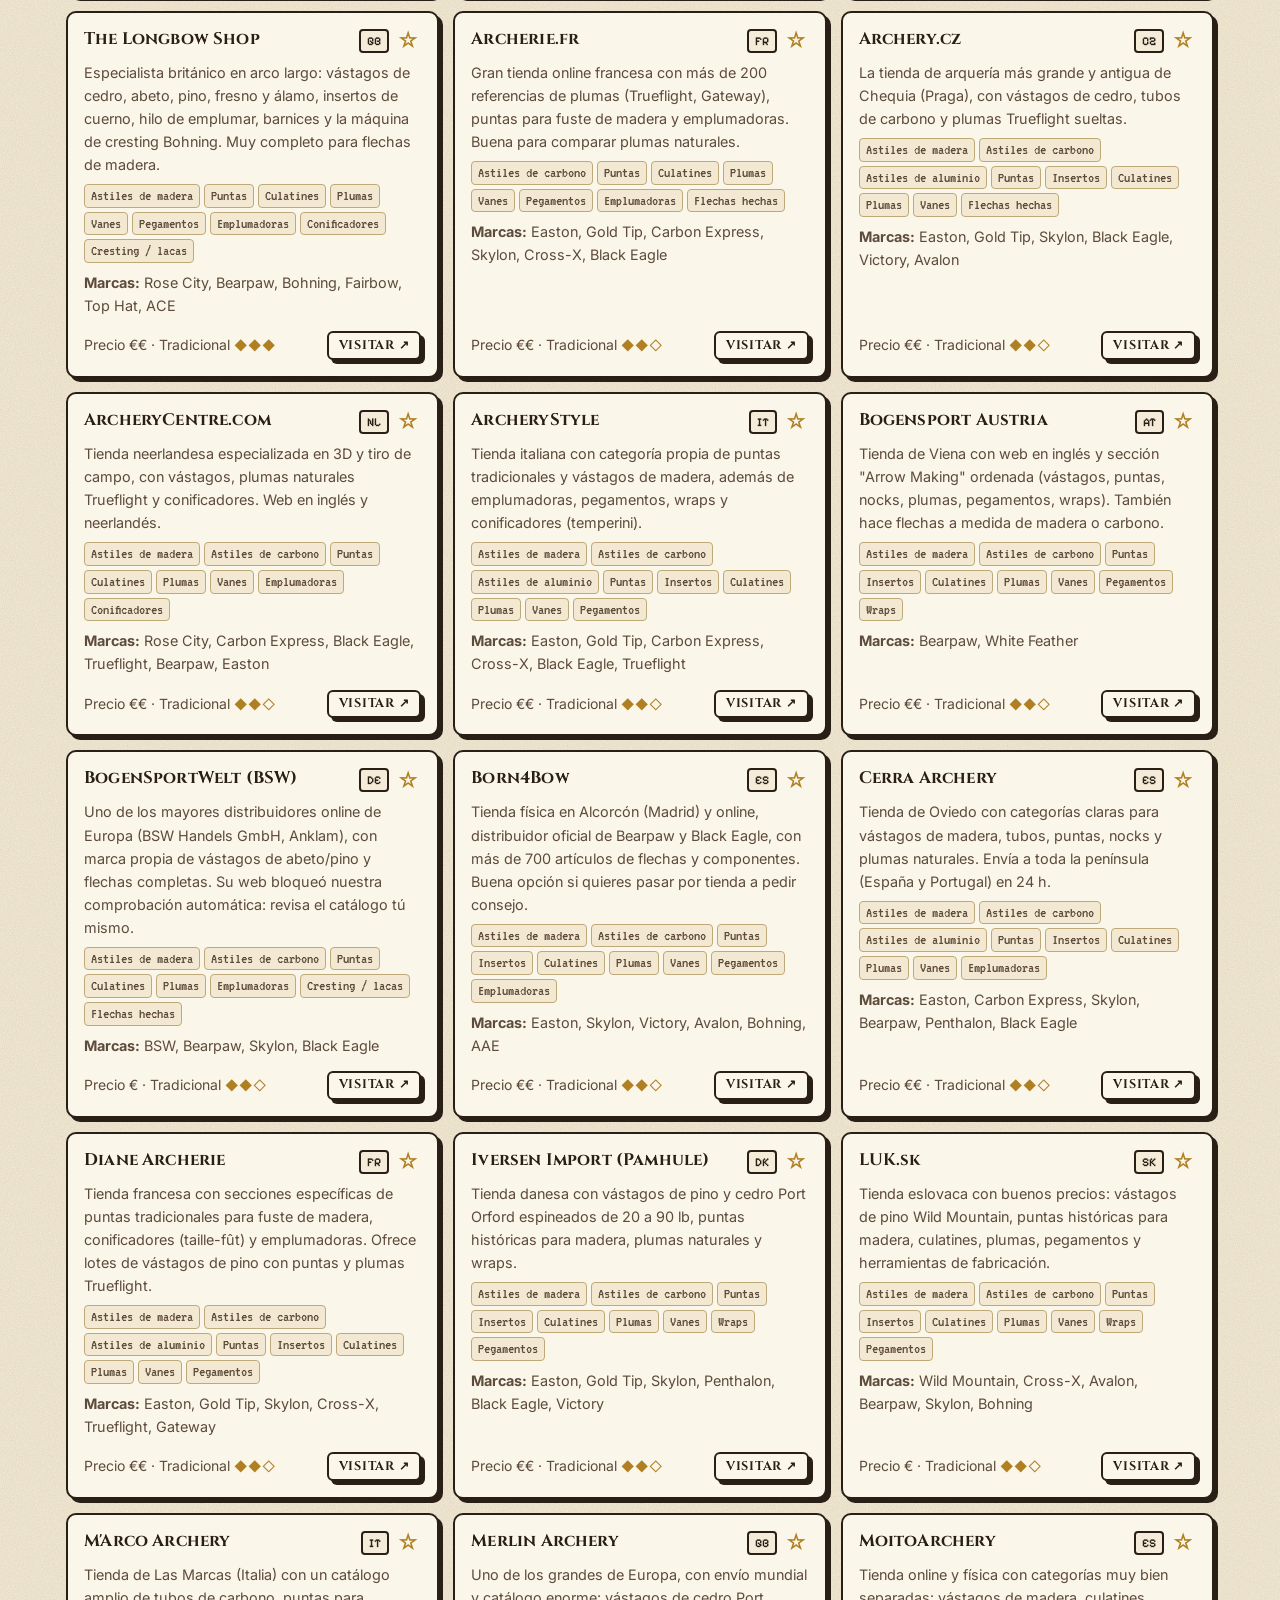
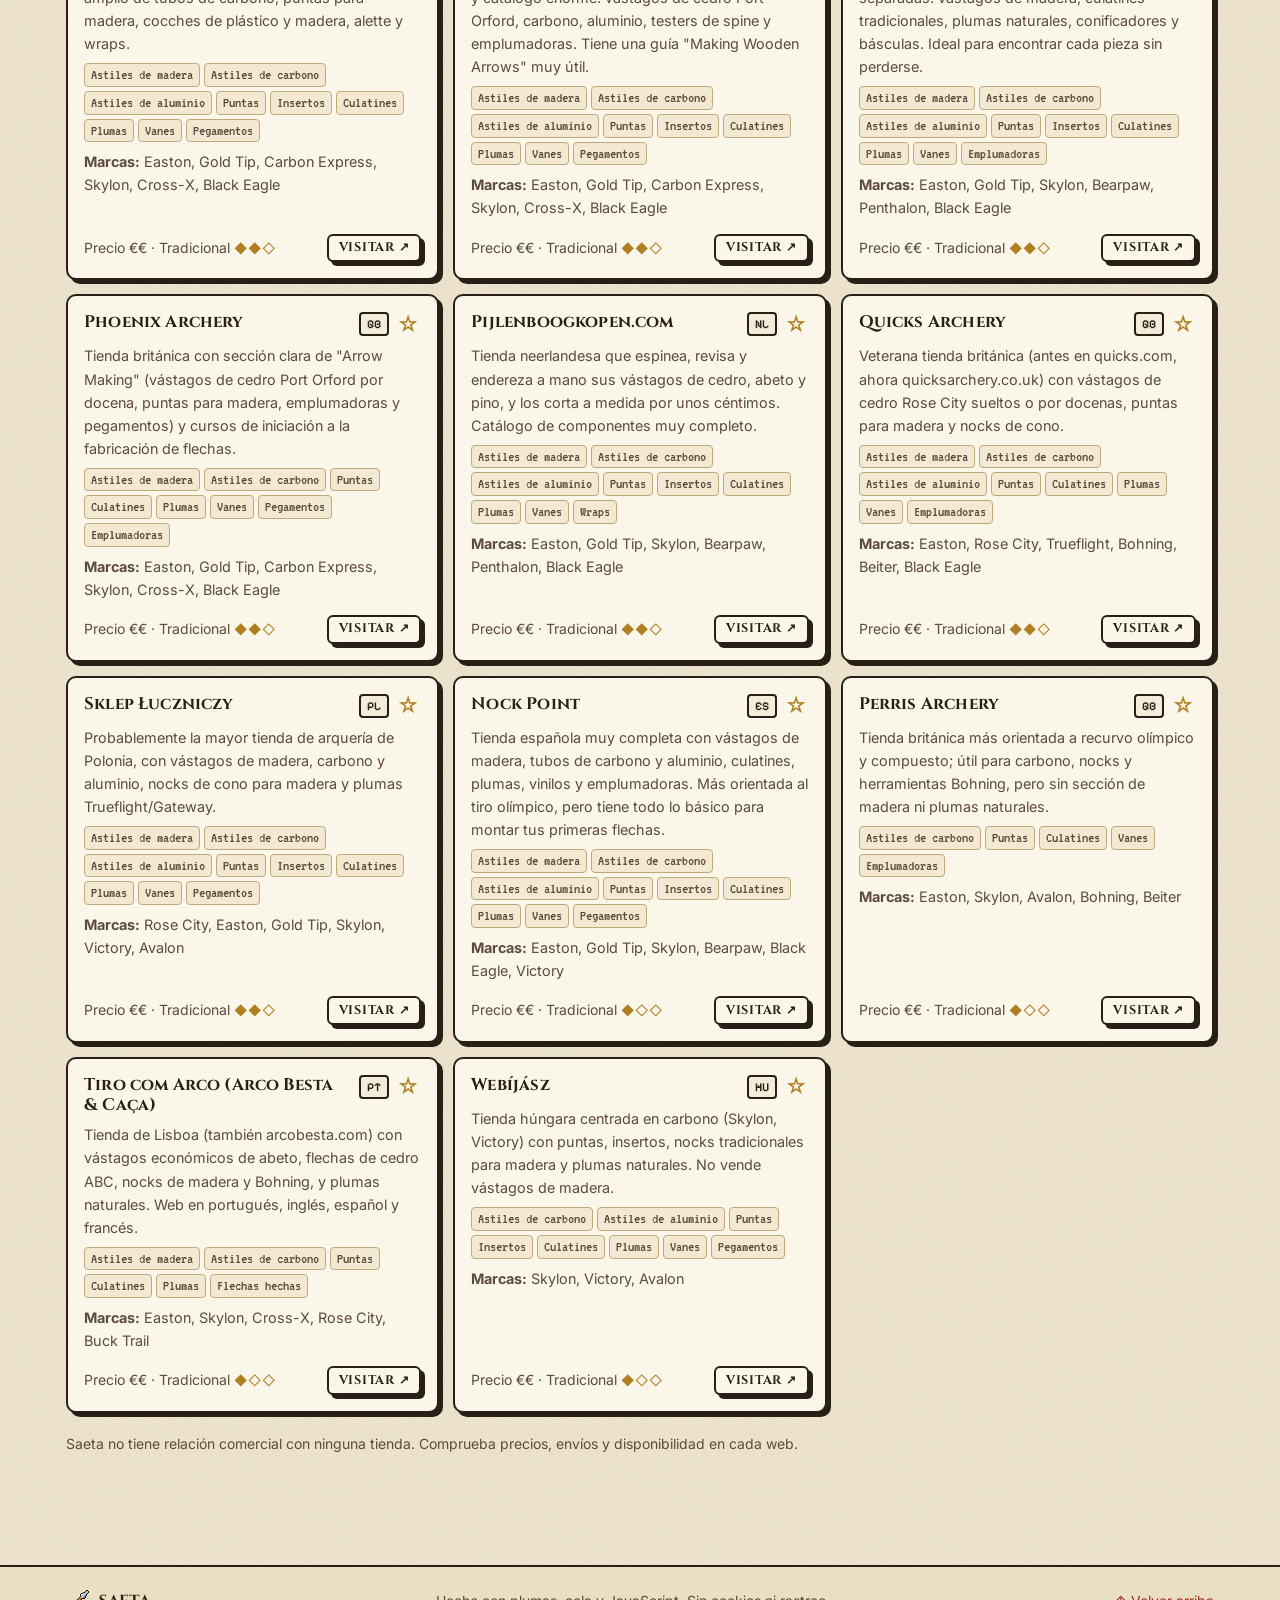
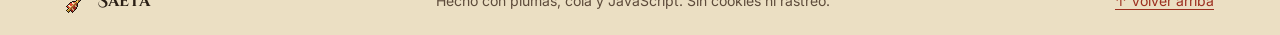
<file: tiendas.html>
<!doctype html>
<!-- Generated by tools/build-pages.js from src/ — do not edit directly. -->
<html lang="es" data-theme="">
<head>
  <meta charset="utf-8">
  <meta name="viewport" content="width=device-width, initial-scale=1, viewport-fit=cover">
  <title>Tiendas · Saeta</title>
  <meta name="description" content="Directorio de tiendas europeas con material para fabricar flechas de arquería tradicional.">
  <meta name="theme-color" content="#f4ecd8" media="(prefers-color-scheme: light)">
  <meta name="theme-color" content="#14110e" media="(prefers-color-scheme: dark)">
  <link rel="icon" type="image/svg+xml" href="assets/logo.svg">
  <link rel="icon" type="image/png" href="assets/favicon.png">
  <link rel="apple-touch-icon" href="assets/icon-192.png">
  <meta property="og:title" content="Tiendas · Saeta">
  <meta property="og:description" content="Construye tus propias flechas de arquería tradicional paso a paso.">
  <meta property="og:image" content="assets/icon-512.png">
  <link rel="preconnect" href="https://fonts.googleapis.com">
  <link rel="preconnect" href="https://fonts.gstatic.com" crossorigin>
  <link href="https://fonts.googleapis.com/css2?family=Cinzel:wght@500;700;900&family=Cinzel+Decorative:wght@700;900&family=Inter:wght@400;500;600;700&family=Pixelify+Sans:wght@400;600&family=VT323&display=swap" rel="stylesheet">
  <link rel="stylesheet" href="css/styles.css">
  <script>
    // Apply saved theme/lang before paint to avoid a flash.
    (function () {
      try {
        var t = localStorage.getItem('saeta.theme');
        if (t === 'dark' || t === 'light') document.documentElement.setAttribute('data-theme', t);
        var l = localStorage.getItem('saeta.lang');
        if (l) document.documentElement.setAttribute('lang', l);
      } catch (e) {}
    })();
  </script>
</head>
<body data-page="shops">
  <a class="skip" href="#main" data-i18n="nav.skip">Saltar al contenido</a>

  <header class="topbar" id="top">
    <div class="topbar__inner">
      <a class="brand" href="index.html" aria-label="Saeta">
        <img class="brand__logo pixel" src="assets/logo.svg" alt="" width="40" height="40">
        <span class="brand__name">Saeta</span>
        <span class="brand__tag" data-i18n="brand.tag">Forja de flechas</span>
      </a>
      <nav class="nav" aria-label="Principal">
        <button class="nav__burger" id="navBurger" aria-expanded="false" aria-controls="navLinks">
          <span></span><span></span><span></span><span class="sr" data-i18n="nav.menu">Menú</span>
        </button>
        <ul class="nav__links" id="navLinks">
          <li><a href="constructor.html" data-i18n="nav.builder">Constructor</a></li>
          <li><a href="carcaj.html" data-i18n="nav.quiver">Mi carcaj</a></li>
          <li><a href="guia.html" data-i18n="nav.guide">Guía</a></li>
          <li><a href="tiendas.html" aria-current="page" data-i18n="nav.shops">Tiendas</a></li>
          <li><a href="glosario.html" data-i18n="nav.glossary">Glosario</a></li>
          <li><a href="acerca.html" data-i18n="nav.about">Acerca de</a></li>
        </ul>
      </nav>
      <div class="toggles">
        <div class="seg" role="group" aria-label="Idioma / Language">
          <button class="seg__btn" data-lang="es" aria-pressed="true">ES</button>
          <button class="seg__btn" data-lang="en" aria-pressed="false">EN</button>
        </div>
        <button class="iconbtn" id="themeBtn" aria-label="Cambiar tema" data-i18n-aria="nav.theme">
          <svg class="ico ico--sun pixel" viewBox="0 0 16 16" aria-hidden="true"><path d="M7 0h2v3H7zM7 13h2v3H7zM0 7h3v2H0zM13 7h3v2h-3zM2 2h2v2H2zM12 2h2v2h-2zM2 12h2v2H2zM12 12h2v2h-2zM5 4h6v1h1v6h-1v1H5v-1H4V5h1z"/></svg>
          <svg class="ico ico--moon pixel" viewBox="0 0 16 16" aria-hidden="true"><path d="M6 1h4v1H8v1H7v2H6v6h1v1h1v1h2v1h3v1h-1v1H6v-1H4v-1H3v-1H2v-2H1V5h1V3h1V2h3z"/></svg>
        </button>
      </div>
    </div>
  </header>

  <main id="main">
    <!-- ============ SHOPS ============ -->
    <section class="shops" id="shops" aria-labelledby="shopsTitle">
      <div class="wrap">
        <header class="section-head">
          <p class="eyebrow pixfont" data-i18n="shops.eyebrow">El mercado</p>
          <h2 id="shopsTitle" data-i18n="shops.title">Tiendas europeas</h2>
          <p class="section-head__lead" data-i18n="shops.lead">Tiendas online con material para fabricar flechas. Filtra por país o por lo que necesitas.</p>
        </header>
        <div class="filters">
          <label class="field field--inline">
            <span data-i18n="shops.search">Buscar</span>
            <input type="search" id="shopSearch" autocomplete="off">
          </label>
          <label class="field field--inline">
            <span data-i18n="shops.country">País</span>
            <select id="shopCountry"></select>
          </label>
          <label class="field field--inline">
            <span data-i18n="shops.category">Categoría</span>
            <select id="shopCat"></select>
          </label>
          <label class="check field--inline"><input type="checkbox" id="shopFav"> <span data-i18n="shops.onlyFav">Solo favoritas</span></label>
        </div>
        <p class="muted small" id="shopResultCount"></p>
        <div class="shopgrid" id="shopGrid"></div>
        <p class="muted small" data-i18n="shops.disclaimer">Saeta no tiene relación comercial con ninguna tienda. Comprueba precios, envíos y disponibilidad en cada web.</p>
      </div>
    </section>
  </main>

  <footer class="footer">
    <div class="wrap footer__inner">
      <a class="brand brand--sm" href="index.html"><img class="pixel" src="assets/logo.svg" alt="" width="24" height="24"> Saeta</a>
      <span class="muted small" data-i18n="footer.text">Hecho con plumas, cola y JavaScript. Sin cookies ni rastreo.</span>
      <a class="small" href="#top" data-i18n="footer.top">↑ Volver arriba</a>
    </div>
  </footer>

  <div class="tooltip" id="tooltip" role="tooltip" hidden></div>
  <div class="toast" id="toast" role="status" aria-live="polite" hidden></div>

  <script src="js/i18n.js"></script>
  <script src="js/data/bows.js"></script>
  <script src="js/data/components.js"></script>
  <script src="js/data/process.js"></script>
  <script src="js/data/shops.js"></script>
  <script src="js/catalog.js"></script>
  <script src="js/calc.js"></script>
  <script src="js/viz2d.js"></script>
  <script src="js/viz3d.js"></script>
  <script src="js/tutorial3d.js"></script>
  <script src="js/app.js"></script>
</body>
</html>
</file>
<file: css/styles.css>
/* =========================================================
   SAETA — medieval × modern × 16-bit
   ========================================================= */

/* ---------- Tokens: light = parchment day ---------- */
:root {
  --bg: #f4ecd8;
  --bg-2: #ebdfc3;
  --surface: #fbf6ea;
  --surface-2: #f3e9d3;
  --ink: #2a1f16;
  --ink-2: #5d4b3b;
  --ink-3: #8a7660;
  --line: #d5c39d;
  --line-2: #bfa978;
  --accent: #9c2f1f;      /* oxblood */
  --accent-ink: #fff6e8;
  --accent-2: #2e5e52;    /* forest */
  --gold: #b07f22;
  --ok: #3d7a3a;
  --warn: #b26a00;
  --bad: #b3261e;
  --shadow: #2a1f16;
  --glow: transparent;
  --paper-noise: 0.06;
  --radius: 10px;
  --radius-sm: 6px;
  --px: 4px;              /* pixel-shadow offset */
  --font-display: "Cinzel", "Trajan Pro", Georgia, "Times New Roman", serif;
  --font-deco: "Cinzel Decorative", "Cinzel", Georgia, serif;
  --font-body: "Inter", system-ui, -apple-system, "Segoe UI", Roboto, sans-serif;
  --font-pixel: "Pixelify Sans", "Courier New", ui-monospace, monospace;
  --font-num: "VT323", "Courier New", ui-monospace, monospace;
  color-scheme: light;
}

/* ---------- Dark = forge night ---------- */
@media (prefers-color-scheme: dark) {
  :root:not([data-theme="light"]) {
    --bg: #14110e; --bg-2: #1b1713; --surface: #221d18; --surface-2: #2a241e;
    --ink: #f0e5cf; --ink-2: #c3b296; --ink-3: #8e7f68;
    --line: #3b3229; --line-2: #54483a;
    --accent: #e8643c; --accent-ink: #1a0f08; --accent-2: #74b9a6; --gold: #e2b04a;
    --ok: #79c06f; --warn: #f0a640; --bad: #ff7a6b;
    --shadow: #000; --glow: rgba(232, 100, 60, .18); --paper-noise: 0.04;
    color-scheme: dark;
  }
}
:root[data-theme="dark"] {
  --bg: #14110e; --bg-2: #1b1713; --surface: #221d18; --surface-2: #2a241e;
  --ink: #f0e5cf; --ink-2: #c3b296; --ink-3: #8e7f68;
  --line: #3b3229; --line-2: #54483a;
  --accent: #e8643c; --accent-ink: #1a0f08; --accent-2: #74b9a6; --gold: #e2b04a;
  --ok: #79c06f; --warn: #f0a640; --bad: #ff7a6b;
  --shadow: #000; --glow: rgba(232, 100, 60, .18); --paper-noise: 0.04;
  color-scheme: dark;
}

/* ---------- Base ---------- */
*, *::before, *::after { box-sizing: border-box; }
html { scroll-behavior: smooth; scroll-padding-top: 76px; }
@media (prefers-reduced-motion: reduce) { html { scroll-behavior: auto; } *, *::before, *::after { animation: none !important; transition: none !important; } }
body {
  margin: 0;
  font: 400 16px/1.6 var(--font-body);
  color: var(--ink);
  background-color: var(--bg);
  background-image:
    radial-gradient(1200px 600px at 10% -10%, var(--glow), transparent 60%),
    url("data:image/svg+xml,%3Csvg xmlns='http://www.w3.org/2000/svg' width='220' height='220'%3E%3Cfilter id='n'%3E%3CfeTurbulence type='fractalNoise' baseFrequency='.85' numOctaves='3' stitchTiles='stitch'/%3E%3CfeColorMatrix values='0 0 0 0 0.3 0 0 0 0 0.2 0 0 0 0 0.1 0 0 0 0.55 0'/%3E%3C/filter%3E%3Crect width='100%25' height='100%25' filter='url(%23n)' opacity='.35'/%3E%3C/svg%3E");
  -webkit-font-smoothing: antialiased;
  overflow-x: hidden;
}
img { max-width: 100%; display: block; }
.pixel { image-rendering: pixelated; image-rendering: crisp-edges; }
a { color: var(--accent); text-underline-offset: 3px; }
a:hover { text-decoration-thickness: 2px; }
h1, h2, h3, h4 { font-family: var(--font-display); line-height: 1.15; margin: 0 0 .5em; letter-spacing: .01em; }
h2 { font-size: clamp(1.8rem, 1.2rem + 2.2vw, 2.7rem); font-weight: 700; }
h3 { font-size: 1.2rem; font-weight: 700; }
p { margin: 0 0 1em; }
button, input, select, textarea { font: inherit; color: inherit; }
:focus-visible { outline: 3px solid var(--gold); outline-offset: 2px; }
.sr { position: absolute; width: 1px; height: 1px; overflow: hidden; clip: rect(0 0 0 0); white-space: nowrap; }
.muted { color: var(--ink-2); }
.small { font-size: .875rem; }
.pixfont { font-family: var(--font-pixel); letter-spacing: .02em; }
.wrap { width: 100%; max-width: 1180px; margin: 0 auto; padding-inline: max(16px, env(safe-area-inset-left, 0px)); }
.skip { position: absolute; left: -999px; top: 8px; z-index: 100; background: var(--accent); color: var(--accent-ink); padding: 8px 12px; }
.skip:focus { left: 8px; }

/* ---------- Buttons ---------- */
.btn {
  display: inline-flex; align-items: center; justify-content: center; gap: .5em;
  padding: .7em 1.25em; border-radius: var(--radius-sm);
  font: 700 .95rem/1.1 var(--font-display); letter-spacing: .06em; text-transform: uppercase;
  text-decoration: none; cursor: pointer; border: 2px solid var(--ink);
  background: var(--surface); color: var(--ink);
  box-shadow: var(--px) var(--px) 0 var(--shadow);
  transition: transform .08s ease, box-shadow .08s ease, background .2s;
}
.btn:hover { transform: translate(-1px, -1px); box-shadow: calc(var(--px) + 1px) calc(var(--px) + 1px) 0 var(--shadow); }
.btn:active { transform: translate(var(--px), var(--px)); box-shadow: 0 0 0 var(--shadow); }
.btn--primary { background: var(--accent); color: var(--accent-ink); border-color: var(--ink); }
.btn--ghost { background: transparent; }
.btn--sm { padding: .45em .8em; font-size: .78rem; }
.btn[disabled] { opacity: .4; pointer-events: none; }
.iconbtn {
  width: 40px; height: 40px; display: grid; place-items: center; cursor: pointer;
  border: 2px solid var(--ink); border-radius: var(--radius-sm); background: var(--surface);
  box-shadow: 3px 3px 0 var(--shadow);
}
.iconbtn:active { transform: translate(3px, 3px); box-shadow: none; }
.ico { width: 18px; height: 18px; fill: var(--ink); }
.ico--moon { display: none; }
:root[data-theme="dark"] .ico--sun { display: none; }
:root[data-theme="dark"] .ico--moon { display: block; }
@media (prefers-color-scheme: dark) {
  :root:not([data-theme="light"]) .ico--sun { display: none; }
  :root:not([data-theme="light"]) .ico--moon { display: block; }
}

/* Segmented control */
.seg { display: inline-flex; flex-wrap: wrap; justify-self: start; max-width: 100%; border: 2px solid var(--ink); border-radius: var(--radius-sm); overflow: hidden; box-shadow: 3px 3px 0 var(--shadow); background: var(--surface); }
.seg__btn { border: 0; background: transparent; padding: .4em .7em; cursor: pointer; font: 400 1.12rem/1 var(--font-num); color: var(--ink-2); }
.seg__btn + .seg__btn { border-left: 2px solid var(--ink); }
.seg__btn[aria-pressed="true"] { background: var(--ink); color: var(--bg); }
.seg--sm .seg__btn { padding: .3em .6em; font-size: 1.02rem; }

/* ---------- Top bar ---------- */
.topbar {
  position: sticky; top: 0; z-index: 50;
  padding-top: env(safe-area-inset-top, 0px);
  background: color-mix(in srgb, var(--bg) 88%, transparent);
  backdrop-filter: blur(10px) saturate(1.2);
  border-bottom: 2px solid var(--ink);
}
.topbar__inner { max-width: 1180px; margin: 0 auto; padding: 10px 16px; display: flex; align-items: center; gap: 16px; }
.brand { display: inline-flex; align-items: center; gap: 10px; text-decoration: none; color: var(--ink); }
.brand__logo { width: 40px; height: 40px; filter: drop-shadow(2px 2px 0 var(--shadow)); }
.brand__name { font: 900 1.45rem/1 var(--font-deco); letter-spacing: .04em; }
.brand__tag { font: 500 .75rem var(--font-pixel); color: var(--ink-2); border-left: 2px solid var(--line-2); padding-left: 10px; }
.brand--sm { font: 700 1rem var(--font-deco); gap: 8px; }
.nav { margin-left: auto; }
.nav__links { display: flex; gap: 4px; list-style: none; margin: 0; padding: 0; }
.nav__links a { display: block; padding: 8px 12px; text-decoration: none; color: var(--ink); font: 700 .82rem var(--font-display); letter-spacing: .08em; text-transform: uppercase; border-radius: var(--radius-sm); }
.nav__links a:hover { background: var(--surface-2); }
.nav__burger { display: none; }
.toggles { display: flex; align-items: center; gap: 10px; }

@media (max-width: 920px) {
  .brand__tag { display: none; }
  .nav { order: 3; margin-left: 0; }
  .toggles { margin-left: auto; }
  .nav__burger { display: grid; gap: 4px; width: 40px; height: 40px; place-content: center; background: var(--surface); border: 2px solid var(--ink); border-radius: var(--radius-sm); cursor: pointer; box-shadow: 3px 3px 0 var(--shadow); }
  .nav__burger span:not(.sr) { display: block; width: 18px; height: 3px; background: var(--ink); }
  .nav__links { position: absolute; left: 0; right: 0; top: 100%; flex-direction: column; background: var(--surface); border-bottom: 2px solid var(--ink); padding: 8px 16px 16px; display: none; }
  .nav__links.open { display: flex; }
}

/* ---------- Section heads ---------- */
section { padding-block: clamp(56px, 8vw, 96px); position: relative; }
.section-head { max-width: 720px; margin-bottom: 32px; }
.section-head__lead { color: var(--ink-2); font-size: 1.08rem; }
.eyebrow { display: inline-flex; align-items: center; gap: 10px; margin: 0 0 10px; color: var(--accent); font-size: .9rem; text-transform: uppercase; }
.eyebrow::before { content: ""; width: 22px; height: 6px; background:
  linear-gradient(90deg, var(--accent) 0 4px, transparent 4px 6px, var(--accent) 6px 10px, transparent 10px 12px, var(--accent) 12px); }

/* Ornamental divider between sections */
section + section::before {
  content: ""; position: absolute; top: 0; left: 50%; transform: translate(-50%, -50%);
  width: min(420px, 70%); height: 18px;
  background:
    linear-gradient(var(--line-2), var(--line-2)) left 50% / calc(50% - 22px) 2px no-repeat,
    linear-gradient(var(--line-2), var(--line-2)) right 50% / calc(50% - 22px) 2px no-repeat,
    url("data:image/svg+xml,%3Csvg xmlns='http://www.w3.org/2000/svg' viewBox='0 0 9 9' shape-rendering='crispEdges'%3E%3Cpath fill='%23b07f22' d='M4 0h1v1h1v1h1v1h1v1h1v1H8v1H7v1H6v1H5v1H4V8H3V7H2V6H1V5H0V4h1V3h1V2h1V1h1z'/%3E%3C/svg%3E") center / 18px 18px no-repeat;
}

/* ---------- Hero ---------- */
.hero { padding-top: clamp(40px, 6vw, 80px); overflow: hidden; }
.hero__sky { position: absolute; inset: 0 0 auto; height: 220px; color: var(--line-2); pointer-events: none; }
.hero__flight { width: 100%; height: 100%; opacity: .6; }
.hero__grid { display: grid; grid-template-columns: 1.25fr .75fr; gap: 40px; align-items: center; position: relative; }
.hero__title { font-family: var(--font-display); font-size: clamp(2.6rem, 1.4rem + 5vw, 5rem); font-weight: 900; line-height: 1; margin: 0 0 20px; }
.hero__title span { display: block; }
.hero__title em { font-family: var(--font-deco); font-style: normal; color: var(--accent); display: inline-block; position: relative; }
.hero__title em::after { content: ""; position: absolute; left: 0; right: 0; bottom: .02em; height: .12em; background: repeating-linear-gradient(90deg, var(--gold) 0 8px, transparent 8px 12px); }
.hero__lead { font-size: 1.15rem; color: var(--ink-2); max-width: 56ch; }
.hero__cta { display: flex; flex-wrap: wrap; gap: 14px; margin: 26px 0; }
.hero__facts { display: flex; flex-wrap: wrap; gap: 28px; list-style: none; padding: 0; margin: 0; color: var(--ink-2); }
.hero__facts strong { display: block; font: 400 2.4rem/1 var(--font-num); color: var(--ink); line-height: 1; }
.hero__art { display: grid; place-items: center; }
.hero__shield {
  width: min(320px, 70vw); aspect-ratio: 5 / 6; display: grid; place-items: center;
  background:
    linear-gradient(135deg, transparent 49.5%, var(--line) 49.5% 50.5%, transparent 50.5%),
    var(--surface);
  border: 3px solid var(--ink);
  border-radius: 12px 12px 50% 50% / 12px 12px 42% 42%;
  box-shadow: 8px 8px 0 var(--shadow), inset 0 0 0 8px var(--surface-2), inset 0 0 0 10px var(--line-2);
  position: relative;
}
.hero__logo { width: 62%; animation: bob 4s ease-in-out infinite; filter: drop-shadow(4px 4px 0 rgba(0,0,0,.25)); }
@keyframes bob { 50% { transform: translate(4px, -6px); } }
.howto { list-style: none; padding: 0; margin: 56px 0 0; display: grid; grid-template-columns: repeat(4, 1fr); gap: 16px; }
.howto__item { background: var(--surface); border: 2px solid var(--ink); border-radius: var(--radius); padding: 18px; box-shadow: var(--px) var(--px) 0 var(--shadow); }
.howto__item h3 { margin: 6px 0; font-size: 1.05rem; }
.howto__item p { margin: 0; color: var(--ink-2); font-size: .93rem; }
.howto__n { display: inline-grid; place-items: center; min-width: 34px; height: 34px; padding: 0 6px; background: var(--ink); color: var(--bg); font-size: 1rem; border-radius: 4px; }
@media (max-width: 860px) {
  .hero__grid { grid-template-columns: 1fr; }
  .hero__art { order: -1; }
  .hero__shield { width: 180px; }
  .howto { grid-template-columns: repeat(2, 1fr); }
}
@media (max-width: 480px) { .howto { grid-template-columns: 1fr; } }

/* ---------- Home: explore grid ---------- */
.explore__grid { display: grid; grid-template-columns: repeat(auto-fill, minmax(320px, 1fr)); gap: 16px; }
.explore__card { display: grid; gap: 6px; align-content: start; text-decoration: none; color: var(--ink); background: var(--surface); border: 2px solid var(--ink); border-radius: var(--radius); padding: 18px 20px; box-shadow: var(--px) var(--px) 0 var(--shadow); transition: transform .1s, box-shadow .1s; }
.explore__card:hover { transform: translate(-2px, -2px); box-shadow: calc(var(--px) + 2px) calc(var(--px) + 2px) 0 var(--accent); }
.explore__card h3 { margin: 0; }
.explore__card p { margin: 0; color: var(--ink-2); font-size: .94rem; }
.explore__ico { display: inline-grid; place-items: center; width: 42px; height: 42px; border-radius: 6px; background: var(--surface-2); border: 2px solid var(--ink); color: var(--accent); font-size: 1.35rem; }

/* current page in the navigation */
.nav__links a[aria-current="page"] { background: var(--ink); color: var(--bg); }

/* ---------- Builder bench (sticky arrow) ---------- */
.builder { padding-bottom: 64px; }
.bench {
  position: sticky; top: 62px; z-index: 30;
  background: color-mix(in srgb, var(--bg-2) 92%, transparent);
  backdrop-filter: blur(8px);
  border-block: 2px solid var(--ink);
}
.bench__inner { display: grid; grid-template-columns: 1fr auto; gap: 16px; align-items: center; padding-block: 10px; }
.bench__stage { position: relative; min-width: 0; }
.bench__view {
  height: 150px; border-radius: var(--radius);
  background:
    linear-gradient(var(--line) 1px, transparent 1px) 0 0 / 100% 25px,
    linear-gradient(90deg, var(--line) 1px, transparent 1px) 0 0 / 25px 100%,
    var(--surface);
  border: 2px solid var(--ink);
  overflow: hidden; position: relative;
}
.bench__view svg { width: 100%; height: 100%; display: block; }
.bench__view--3d { cursor: grab; background: radial-gradient(circle at 50% 40%, var(--surface), var(--surface-2)); }
.bench__view--3d:active { cursor: grabbing; }
.bench__view--3d canvas { width: 100% !important; height: 100% !important; display: block; }
.bench__tools { position: absolute; left: 10px; top: 8px; display: flex; gap: 10px; align-items: center; }
.bench__hint { font: 500 .72rem var(--font-pixel); color: var(--ink-3); }
.stats { display: grid; grid-template-columns: repeat(3, minmax(92px, auto)); gap: 6px; margin: 0; }
.stat { background: var(--surface); border: 2px solid var(--ink); border-radius: var(--radius-sm); padding: 4px 9px; min-width: 92px; }
.stat dt { font: 600 .66rem var(--font-pixel); text-transform: uppercase; color: var(--ink-3); letter-spacing: .06em; }
.stat dd { margin: 0; font: 400 1.4rem/1.05 var(--font-num); white-space: nowrap; }
.stat dd small { font-size: .7rem; color: var(--ink-2); }
.stat--ok dd { color: var(--ok); } .stat--warn dd { color: var(--warn); } .stat--bad dd { color: var(--bad); }
@media (max-width: 920px) {
  .bench__inner { grid-template-columns: 1fr; }
  .stats { grid-template-columns: repeat(6, 1fr); overflow-x: auto; }
  .bench__view { height: 120px; }
}
@media (max-width: 600px) {
  .bench { top: 58px; }
  .bench__view { height: 92px; }
  .stats { grid-template-columns: repeat(3, 1fr); }
  .stat { min-width: 0; padding: 2px 6px; }
  .stat dd { font-size: 1.1rem; }
  .bench__hint { display: none; }
}

/* ---------- Stepper ---------- */
.builder__body { padding-top: 28px; display: grid; gap: 20px; }
.builder__body > * { min-width: 0; }
.stepper ol { list-style: none; margin: 0; padding: 0 0 6px; display: flex; gap: 8px; overflow-x: auto; scrollbar-width: thin; }
.stepper button {
  display: flex; align-items: center; gap: 8px; white-space: nowrap; cursor: pointer;
  border: 2px solid var(--line-2); background: var(--surface); color: var(--ink-2);
  padding: 6px 12px 6px 6px; border-radius: 999px; font: 600 .85rem var(--font-body);
}
.stepper .n { display: grid; place-items: center; width: 24px; height: 24px; border-radius: 50%; background: var(--surface-2); font: 400 1.05rem var(--font-num); color: var(--ink-2); }
.stepper button[aria-current="step"] { border-color: var(--ink); color: var(--ink); background: var(--surface); box-shadow: 3px 3px 0 var(--shadow); }
.stepper button[aria-current="step"] .n { background: var(--accent); color: var(--accent-ink); }
.stepper button.done .n { background: var(--accent-2); color: var(--surface); }

.steppanel {
  background: var(--surface); border: 2px solid var(--ink); border-radius: var(--radius);
  padding: clamp(18px, 3vw, 32px); box-shadow: 6px 6px 0 var(--shadow); min-height: 320px;
  outline: none;
}
.steppanel > h3 { font-size: 1.55rem; margin-bottom: 4px; }
.steppanel .intro { color: var(--ink-2); max-width: 75ch; }
.stepnav { display: flex; justify-content: space-between; gap: 12px; align-items: center; }

.sub { margin: 28px 0 12px; font: 700 1rem var(--font-display); letter-spacing: .06em; text-transform: uppercase; display: flex; align-items: center; gap: 10px; }
.sub::after { content: ""; flex: 1; height: 2px; background: repeating-linear-gradient(90deg, var(--line-2) 0 6px, transparent 6px 10px); }

/* Option cards */
.cards { display: grid; grid-template-columns: repeat(auto-fill, minmax(200px, 1fr)); gap: 12px; }
.cards--wide { grid-template-columns: repeat(auto-fill, minmax(260px, 1fr)); }
.cards--narrow { grid-template-columns: repeat(auto-fill, minmax(150px, 1fr)); }
.opt {
  position: relative; text-align: left; cursor: pointer; display: flex; flex-direction: column; gap: 6px;
  background: var(--bg); border: 2px solid var(--line-2); border-radius: var(--radius);
  padding: 14px; color: var(--ink); transition: border-color .15s, transform .1s, box-shadow .1s;
}
.opt:hover { border-color: var(--ink); }
.opt[aria-pressed="true"] { border-color: var(--ink); background: var(--surface-2); box-shadow: 4px 4px 0 var(--accent); }
.opt[aria-pressed="true"]::after { content: "✓"; position: absolute; top: 8px; right: 10px; width: 22px; height: 22px; display: grid; place-items: center; background: var(--accent); color: var(--accent-ink); border-radius: 4px; font: 700 .8rem var(--font-pixel); }
.opt[disabled] { opacity: .42; cursor: not-allowed; }
.opt__title { font: 700 1rem/1.25 var(--font-display); padding-right: 26px; }
.opt__desc { font-size: .87rem; color: var(--ink-2); line-height: 1.45; }
.opt__meta { display: flex; flex-wrap: wrap; gap: 6px; margin-top: auto; padding-top: 4px; }
.opt__art { height: 54px; display: grid; place-items: center; margin-bottom: 2px; }
.opt__art svg { max-height: 54px; width: 100%; }
.tag { display: inline-block; font: 400 .98rem/1 var(--font-num); padding: 3px 6px; border-radius: 4px; background: var(--surface-2); border: 1px solid var(--line-2); color: var(--ink-2); }
.tag--rec { background: var(--accent-2); border-color: var(--accent-2); color: var(--surface); }
.tag--warn { background: transparent; border-color: var(--warn); color: var(--warn); }
.dots { letter-spacing: 1px; color: var(--gold); font-size: .8rem; }

/* Form fields */
.grid2 { display: grid; grid-template-columns: repeat(2, minmax(0, 1fr)); gap: 18px 24px; }
.grid3 { display: grid; grid-template-columns: repeat(3, minmax(0, 1fr)); gap: 18px; }
@media (max-width: 760px) { .grid2, .grid3 { grid-template-columns: 1fr; } }
.field { display: grid; gap: 6px; }
.field > span, .field > label { font-weight: 600; font-size: .92rem; }
.field--inline { display: inline-grid; margin: 0 12px 12px 0; }
.field small { color: var(--ink-3); font-size: .8rem; }
input[type="number"], input[type="text"], input[type="search"], select {
  background: var(--bg); border: 2px solid var(--line-2); border-radius: var(--radius-sm);
  padding: .55em .7em; min-width: 0; width: 100%;
}
input:focus, select:focus { border-color: var(--ink); outline: none; box-shadow: 3px 3px 0 var(--gold); }
.inrow { display: flex; gap: 8px; align-items: center; }
.inrow input[type="number"] { max-width: 110px; }
.unit { font: 600 .85rem var(--font-pixel); color: var(--ink-2); }
input[type="range"] { width: 100%; accent-color: var(--accent); }
input[type="color"] { width: 44px; height: 36px; padding: 2px; border: 2px solid var(--line-2); border-radius: var(--radius-sm); background: var(--bg); cursor: pointer; }
.check { display: inline-flex; gap: 8px; align-items: center; cursor: pointer; font-weight: 600; }
.check input { width: 18px; height: 18px; accent-color: var(--accent); }

/* Swatches */
.swatches { display: flex; flex-wrap: wrap; gap: 6px; align-items: center; }
.sw { width: 30px; height: 30px; border-radius: 6px; border: 2px solid var(--line-2); cursor: pointer; padding: 0; position: relative; }
.sw[aria-pressed="true"] { border-color: var(--ink); box-shadow: 0 0 0 2px var(--bg), 0 0 0 4px var(--ink); }
.sw--pattern { background-size: 8px 8px; }

/* Callouts */
.callout { display: grid; grid-template-columns: auto 1fr; gap: 12px; padding: 14px 16px; border-radius: var(--radius); border: 2px dashed var(--line-2); background: var(--bg); margin: 16px 0; }
.callout__ico { font: 600 1.3rem var(--font-pixel); color: var(--accent); }
.callout p:last-child { margin: 0; }
.callout--info { border-color: var(--accent-2); }
.callout--warn { border-color: var(--warn); border-style: solid; }
.callout--bad { border-color: var(--bad); border-style: solid; }
.callout--ok { border-color: var(--ok); }

.estimator { background: var(--bg); border: 2px solid var(--line-2); border-radius: var(--radius); padding: 14px 16px; margin-top: 10px; }
.estimator[hidden] { display: none !important; }
.result-big { font: 400 2.4rem/1 var(--font-num); color: var(--accent); }
.kv { display: grid; grid-template-columns: max-content 1fr; gap: 4px 14px; margin: 0; }
.kv dt { color: var(--ink-2); }
.kv dd { margin: 0; font-weight: 600; }

/* Formula box */
.formula { font: 400 1.15rem/1.3 var(--font-num); background: var(--ink); color: var(--bg); padding: 10px 14px; border-radius: var(--radius-sm); overflow-x: auto; white-space: nowrap; }
.formula b { color: var(--gold); font-weight: 600; }

/* Tables */
.tablewrap { overflow-x: auto; border: 2px solid var(--ink); border-radius: var(--radius); margin: 10px 0 18px; }
table { border-collapse: collapse; width: 100%; font-size: .88rem; }
th, td { padding: 6px 10px; border-bottom: 1px solid var(--line); text-align: left; white-space: nowrap; }
th { background: var(--surface-2); font: 700 .8rem var(--font-display); letter-spacing: .05em; }
td.hl { background: var(--accent); color: var(--accent-ink); font-weight: 700; }
tr.hl td { background: color-mix(in srgb, var(--accent) 12%, transparent); }

/* Summary */
.summary { display: grid; grid-template-columns: 1.1fr .9fr; gap: 24px; }
@media (max-width: 900px) { .summary { grid-template-columns: 1fr; } }
.spec { border: 2px solid var(--ink); border-radius: var(--radius); overflow: hidden; }
.spec__head { background: var(--ink); color: var(--bg); padding: 10px 14px; font: 700 1rem var(--font-display); letter-spacing: .06em; display: flex; justify-content: space-between; gap: 8px; align-items: center; }
.spec table td:first-child { color: var(--ink-2); width: 40%; }
.spec table td { white-space: normal; }
.shoplist { list-style: none; padding: 0; margin: 0; display: grid; gap: 10px; }
.shoplist li { border: 2px solid var(--line-2); border-radius: var(--radius); padding: 10px 12px; background: var(--bg); }
.shoplist .item { display: flex; justify-content: space-between; gap: 8px; align-items: baseline; }
.shoplist .item b { font-family: var(--font-display); }
.shoplist .where { margin-top: 6px; display: flex; flex-wrap: wrap; gap: 6px; }
.shoplink { display: inline-flex; gap: 4px; align-items: center; font-size: .8rem; padding: 3px 8px; border-radius: 999px; border: 1px solid var(--line-2); text-decoration: none; color: var(--ink); background: var(--surface); }
.shoplink:hover { border-color: var(--ink); }
.steps-list { counter-reset: s; list-style: none; padding: 0; margin: 0; display: grid; gap: 12px; }
.steps-list > li { counter-increment: s; position: relative; padding: 12px 14px 12px 56px; border: 2px solid var(--line); border-radius: var(--radius); background: var(--bg); }
.steps-list > li::before { content: counter(s); position: absolute; left: 12px; top: 12px; width: 32px; height: 32px; display: grid; place-items: center; background: var(--ink); color: var(--bg); font: 600 1rem var(--font-pixel); border-radius: 4px; }
.steps-list h4 { margin: 0 0 4px; font-size: 1.02rem; }
.steps-list p { margin: 0 0 4px; color: var(--ink-2); font-size: .94rem; }
.steps-list .tip { font-size: .86rem; color: var(--accent-2); }
.steps-list .tip::before { content: "✦ "; }
.actions { display: flex; flex-wrap: wrap; gap: 10px; margin: 18px 0 0; }

/* ---------- Quiver (gallery) ---------- */
.quiver__bar { display: flex; flex-wrap: wrap; gap: 12px; align-items: end; margin-bottom: 8px; }
.quiver__name { flex: 1 1 260px; max-width: 420px; }
.quiver__spacer { flex: 1; }
.quivergrid { display: grid; grid-template-columns: repeat(auto-fill, minmax(300px, 1fr)); gap: 16px; margin: 10px 0 24px; }
.quiver__empty { grid-column: 1 / -1; display: flex; gap: 16px; align-items: center; padding: 22px; border: 2px dashed var(--line-2); border-radius: var(--radius); color: var(--ink-2); }
.quiver__empty p { margin: 0; }
.arrowcard { background: var(--surface); border: 2px solid var(--ink); border-radius: var(--radius); overflow: hidden; box-shadow: var(--px) var(--px) 0 var(--shadow); display: flex; flex-direction: column; }
.arrowcard.is-current { box-shadow: var(--px) var(--px) 0 var(--accent); }
.arrowcard__thumb { height: 86px; border-bottom: 2px solid var(--ink); background:
    linear-gradient(var(--line) 1px, transparent 1px) 0 0 / 100% 20px,
    linear-gradient(90deg, var(--line) 1px, transparent 1px) 0 0 / 20px 100%, var(--bg); }
.arrowcard__thumb svg { width: 100%; height: 100%; display: block; }
.arrowcard__body { padding: 12px 14px 14px; display: grid; gap: 6px; }
.arrowcard__body p { margin: 0; }
.arrowcard__name { font: 700 1.02rem var(--font-display); border: 2px solid transparent; background: transparent; padding: 2px 4px; margin-left: -6px; border-radius: 4px; width: 100%; }
.arrowcard__name:hover, .arrowcard__name:focus { border-color: var(--line-2); background: var(--bg); outline: none; }
.arrowcard__actions { display: flex; flex-wrap: wrap; gap: 6px; margin-top: 6px; }
.prefs { margin-bottom: 14px; }
.prefs .grid3 { align-items: start; }
.linkbtn { border: 0; background: transparent; cursor: pointer; color: var(--ink-3); padding: 0 2px; }
.linkbtn:hover { color: var(--bad); }
.favbtn { border: 0; background: transparent; cursor: pointer; font-size: 1.35rem; line-height: 1; color: var(--gold); padding: 0 2px; }
.favbtn[aria-pressed="true"] { text-shadow: 0 0 6px var(--gold); }
.iconbtn--sm { width: 30px; height: 30px; font-size: 1rem; color: var(--gold); box-shadow: 2px 2px 0 var(--shadow); }
.shop__head .inrow { gap: 6px; }

/* ---------- 3D tutorial ---------- */
html.tut-open { overflow: hidden; }
.tut { position: fixed; inset: 0; z-index: 120; background: rgba(10, 7, 4, .78); backdrop-filter: blur(4px); display: grid; place-items: center; padding: max(12px, env(safe-area-inset-top, 0px)) 12px max(12px, env(safe-area-inset-bottom, 0px)); }
.tut[hidden] { display: none !important; }
.tut__box { width: min(1180px, 100%); max-height: 100%; overflow: auto; background: var(--surface); border: 3px solid var(--ink); border-radius: var(--radius); box-shadow: 8px 8px 0 var(--accent); display: grid; gap: 10px; padding: 14px; }
.tut__head { display: flex; align-items: center; gap: 12px; }
.tut__head h3 { margin: 0; font-size: 1.25rem; }
.tut__note { color: var(--ink-2); flex: 1; }
.tut__stage { position: relative; aspect-ratio: 16 / 9; max-height: 62vh; width: 100%; border: 2px solid var(--ink); border-radius: var(--radius-sm); overflow: hidden; background: var(--bg-2); }
.tut__stage canvas { width: 100%; height: 100%; display: block; cursor: grab; }
.tut__stage canvas:active { cursor: grabbing; }
.tut__labels { position: absolute; inset: 0; pointer-events: none; }
.tut__label { position: absolute; left: 0; top: 0; white-space: nowrap; font: 400 1.05rem/1 var(--font-num); background: var(--ink); color: var(--bg); padding: 4px 8px; border-radius: 4px; box-shadow: 2px 2px 0 var(--accent); }
.tut__label::after { content: ""; position: absolute; left: 50%; bottom: -6px; transform: translateX(-50%); border: 6px solid transparent; border-bottom: 0; border-top-color: var(--ink); }
.tut__badge { position: absolute; left: 10px; top: 10px; font: 400 1.15rem var(--font-num); background: var(--accent); color: var(--accent-ink); padding: 3px 9px; border-radius: 4px; border: 2px solid var(--ink); }
.tut__hint { position: absolute; right: 10px; bottom: 8px; color: #f3e9d2; text-shadow: 0 1px 2px #000; opacity: .85; }
.tut__loading { position: absolute; inset: 0; display: grid; place-items: center; font: 400 1.4rem var(--font-num); color: var(--ink-2); background: var(--bg-2); }
.tut__loading[hidden] { display: none; }
.tut__progress { height: 6px; background: var(--line); border-radius: 3px; overflow: hidden; --p: 0; }
.tut__progress-fill { height: 100%; width: calc(var(--p) * 100%); background: var(--accent); }
.tut__progress .tut__progress-fill { width: calc(var(--p) * 100%); }
.tut__bar { display: flex; gap: 4px; flex-wrap: wrap; }
.tut__bar button { flex: 1 1 28px; min-width: 28px; height: 30px; border: 2px solid var(--line-2); background: var(--bg); border-radius: 4px; cursor: pointer; font: 400 1.05rem var(--font-num); color: var(--ink-2); }
.tut__bar button.done { background: var(--accent-2); border-color: var(--accent-2); color: var(--surface); }
.tut__bar button[aria-current="step"] { background: var(--accent); border-color: var(--ink); color: var(--accent-ink); }
.tut__controls { display: flex; gap: 8px; justify-content: center; }
.tut__controls .btn { min-width: 52px; font-size: 1.1rem; }
.tut__text h4 { margin: 0 0 4px; font-size: 1.15rem; }
.tut__text p { margin: 0 0 4px; color: var(--ink-2); }
.tut__text .tip { color: var(--accent-2); font-size: .92rem; }
.tut__text .tip::before { content: "✦ "; }
@media (max-width: 640px) { .tut__hint { display: none; } .tut__box { padding: 10px; } .tut__stage { aspect-ratio: 4 / 3; } .tut__head { flex-wrap: wrap; } .tut__head h3 { flex: 1; font-size: 1.05rem; } .tut__note { order: 3; flex-basis: 100%; } }
.tutcta { display: flex; gap: 14px; align-items: center; justify-content: space-between; flex-wrap: wrap; padding: 14px 16px; margin-bottom: 14px; border: 2px solid var(--ink); border-radius: var(--radius); background: var(--surface-2); box-shadow: var(--px) var(--px) 0 var(--accent); }
.tutcta p { margin: 2px 0 0; }
.tutstep { margin-left: 8px; vertical-align: middle; border: 1px solid var(--line-2); background: var(--surface); border-radius: 999px; padding: 1px 8px; font: 400 .95rem var(--font-num); color: var(--accent); cursor: pointer; }
.tutstep:hover { border-color: var(--ink); }

/* ---------- Guide ---------- */
.tabs { display: flex; flex-wrap: wrap; gap: 8px; margin-bottom: 18px; }
.tab { cursor: pointer; padding: 8px 14px; border: 2px solid var(--line-2); border-radius: var(--radius-sm); background: var(--surface); font: 700 .88rem var(--font-display); letter-spacing: .05em; color: var(--ink-2); }
.tab[aria-selected="true"] { border-color: var(--ink); color: var(--ink); box-shadow: 3px 3px 0 var(--accent); }
.guidegrid { display: grid; grid-template-columns: 320px 1fr; gap: 24px; align-items: start; }
@media (max-width: 900px) { .guidegrid { grid-template-columns: 1fr; } }
.panel { background: var(--surface); border: 2px solid var(--ink); border-radius: var(--radius); padding: 18px; box-shadow: var(--px) var(--px) 0 var(--shadow); }
.panel + .panel { margin-top: 16px; }
.panel h3 { font-size: 1.05rem; }
.toollist { list-style: none; margin: 0; padding: 0; display: grid; gap: 8px; }
.toollist li { display: grid; gap: 2px; padding-left: 22px; position: relative; font-size: .92rem; }
.toollist li::before { content: ""; position: absolute; left: 2px; top: 7px; width: 10px; height: 10px; background: var(--gold); clip-path: polygon(50% 0, 100% 50%, 50% 100%, 0 50%); }
.toollist li.opt-tool::before { background: transparent; border: 2px solid var(--gold); }
.toollist small { color: var(--ink-2); }
.badges { display: flex; flex-wrap: wrap; gap: 8px; margin: 4px 0 14px; }
.theory { margin-top: 48px; display: grid; grid-template-columns: repeat(auto-fit, minmax(280px, 1fr)); gap: 16px; }

/* ---------- Shops ---------- */
.filters { display: flex; flex-wrap: wrap; align-items: end; }
.shopgrid { display: grid; grid-template-columns: repeat(auto-fill, minmax(280px, 1fr)); gap: 14px; margin: 8px 0 20px; }
.shop { background: var(--surface); border: 2px solid var(--ink); border-radius: var(--radius); padding: 16px; display: flex; flex-direction: column; gap: 8px; box-shadow: var(--px) var(--px) 0 var(--shadow); }
.shop__head { display: flex; justify-content: space-between; gap: 8px; align-items: start; }
.shop__name { font: 700 1.05rem/1.2 var(--font-display); margin: 0; }
.shop__flag { font: 600 .75rem var(--font-pixel); padding: 3px 6px; border: 2px solid var(--ink); border-radius: 4px; background: var(--bg); }
.shop p { font-size: .9rem; color: var(--ink-2); margin: 0; }
.shop__cats { display: flex; flex-wrap: wrap; gap: 4px; }
.shop__foot { margin-top: auto; display: flex; justify-content: space-between; align-items: center; gap: 8px; padding-top: 6px; }

/* ---------- Glossary ---------- */
.glosslist { display: grid; grid-template-columns: repeat(auto-fill, minmax(300px, 1fr)); gap: 10px; margin: 10px 0 0; }
.glosslist > div { background: var(--surface); border: 2px solid var(--line-2); border-radius: var(--radius); padding: 12px 14px; }
.glosslist dt { font: 700 1rem var(--font-display); }
.glosslist dt small { font: 500 .78rem var(--font-pixel); color: var(--ink-3); margin-left: 6px; }
.glosslist dd { margin: 4px 0 0; font-size: .9rem; color: var(--ink-2); }

/* ---------- About ---------- */
.about__grid { display: grid; grid-template-columns: 1.2fr .8fr; gap: 32px; align-items: start; }
@media (max-width: 860px) { .about__grid { grid-template-columns: 1fr; } }
.warnbox { border: 3px solid var(--ink); background: var(--surface); padding: 18px 20px; border-radius: var(--radius); box-shadow: 6px 6px 0 var(--accent); }
.warnbox ul { margin: 0; padding-left: 18px; display: grid; gap: 8px; font-size: .93rem; }

/* ---------- Footer ---------- */
.footer { border-top: 2px solid var(--ink); padding: 22px 0 calc(22px + env(safe-area-inset-bottom, 0px)); background: var(--bg-2); }
.footer__inner { display: flex; flex-wrap: wrap; gap: 14px; align-items: center; justify-content: space-between; }

/* ---------- Tooltip / toast ---------- */
.tooltip { position: fixed; z-index: 80; pointer-events: none; max-width: 260px; background: var(--ink); color: var(--bg); padding: 8px 10px; border-radius: var(--radius-sm); font-size: .82rem; box-shadow: 3px 3px 0 var(--accent); }
.tooltip b { font-family: var(--font-display); display: block; }
.toast { position: fixed; left: 50%; bottom: calc(20px + env(safe-area-inset-bottom, 0px)); transform: translateX(-50%); z-index: 90; background: var(--ink); color: var(--bg); padding: 10px 16px; border-radius: var(--radius-sm); font-weight: 600; box-shadow: 4px 4px 0 var(--accent); }

/* ---------- Arrow SVG parts ---------- */
.part { transition: opacity .15s; }
.bench__view:hover .part { opacity: .85; }
.bench__view .part:hover { opacity: 1; filter: drop-shadow(0 0 3px var(--gold)); }

/* ---------- Print (summary sheet) ---------- */
@media print {
  .topbar, .hero, .bench__tools, .stepper, .stepnav, .guide, .shops, .glossary, .about, .footer, .actions, .skip { display: none !important; }
  body { background: #fff; color: #000; }
  .bench { position: static; border: 0; }
  .steppanel { box-shadow: none; border: 0; }
}
</file>
